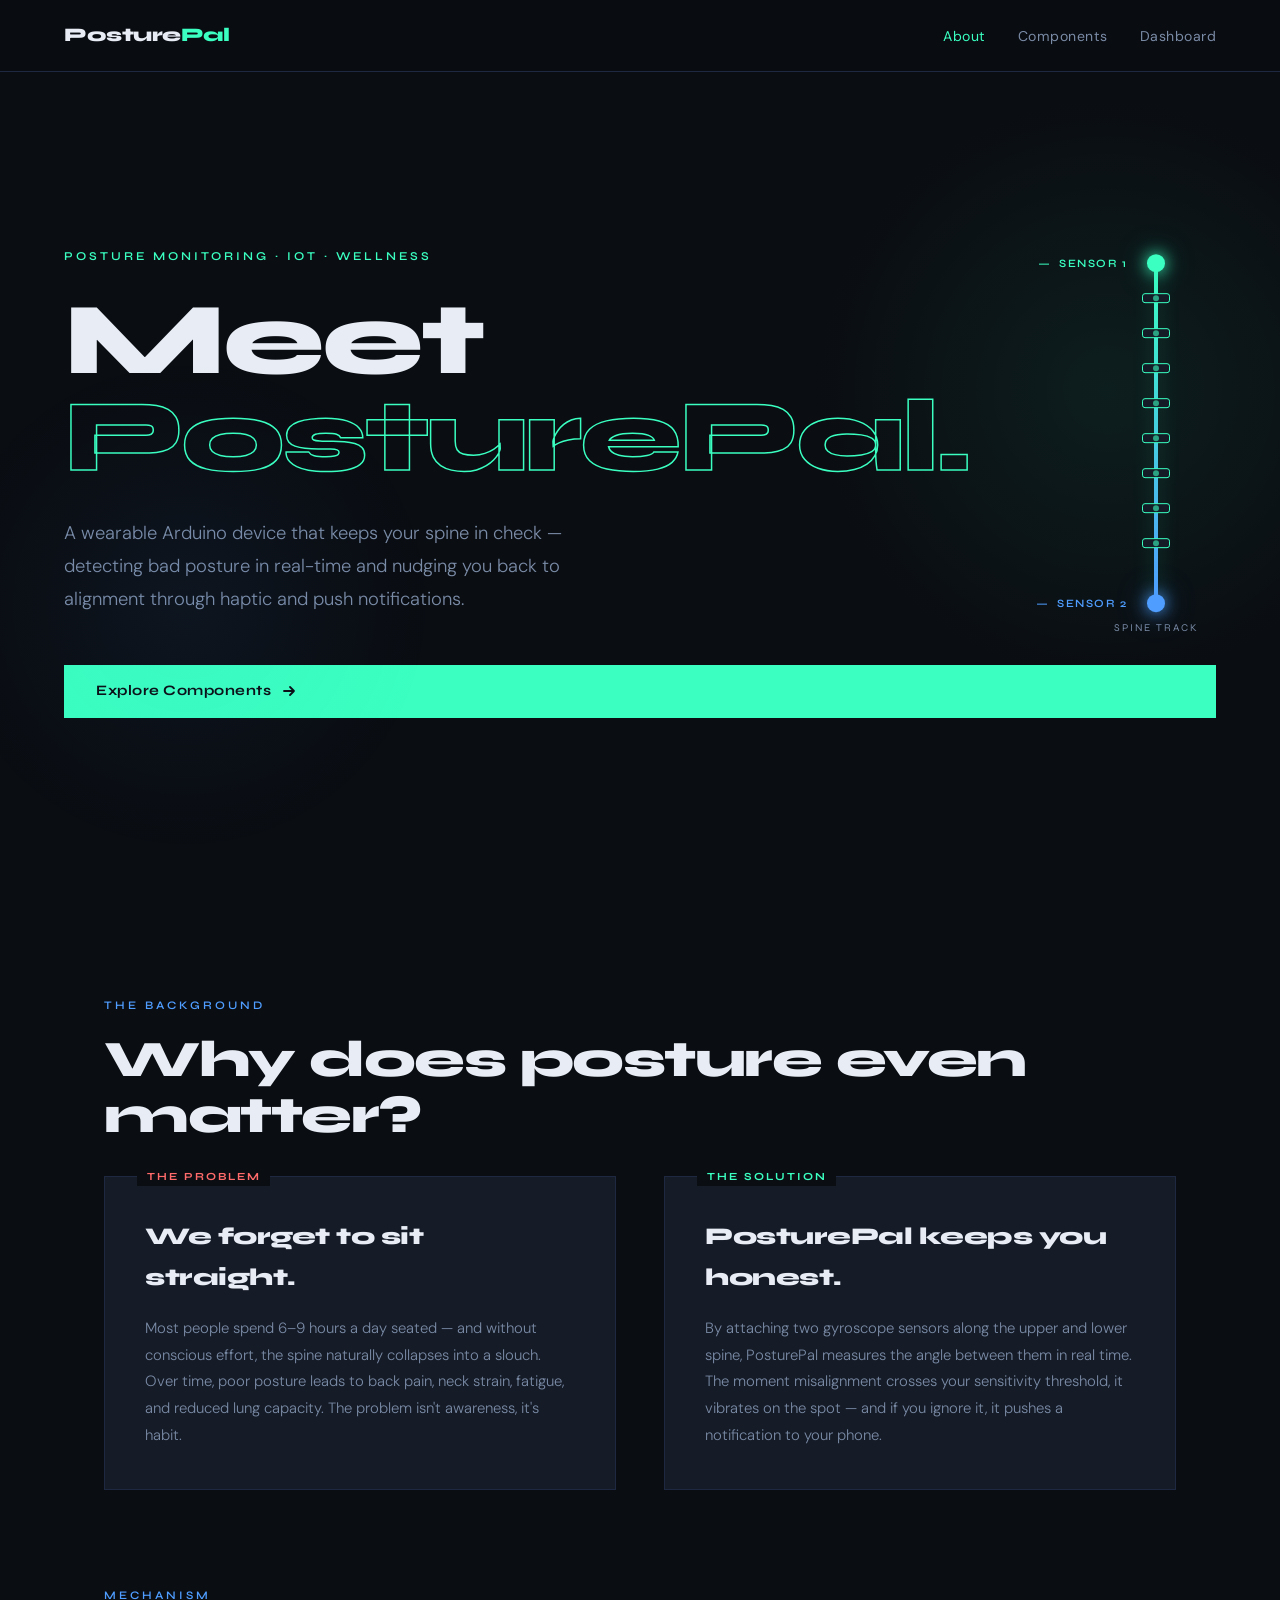
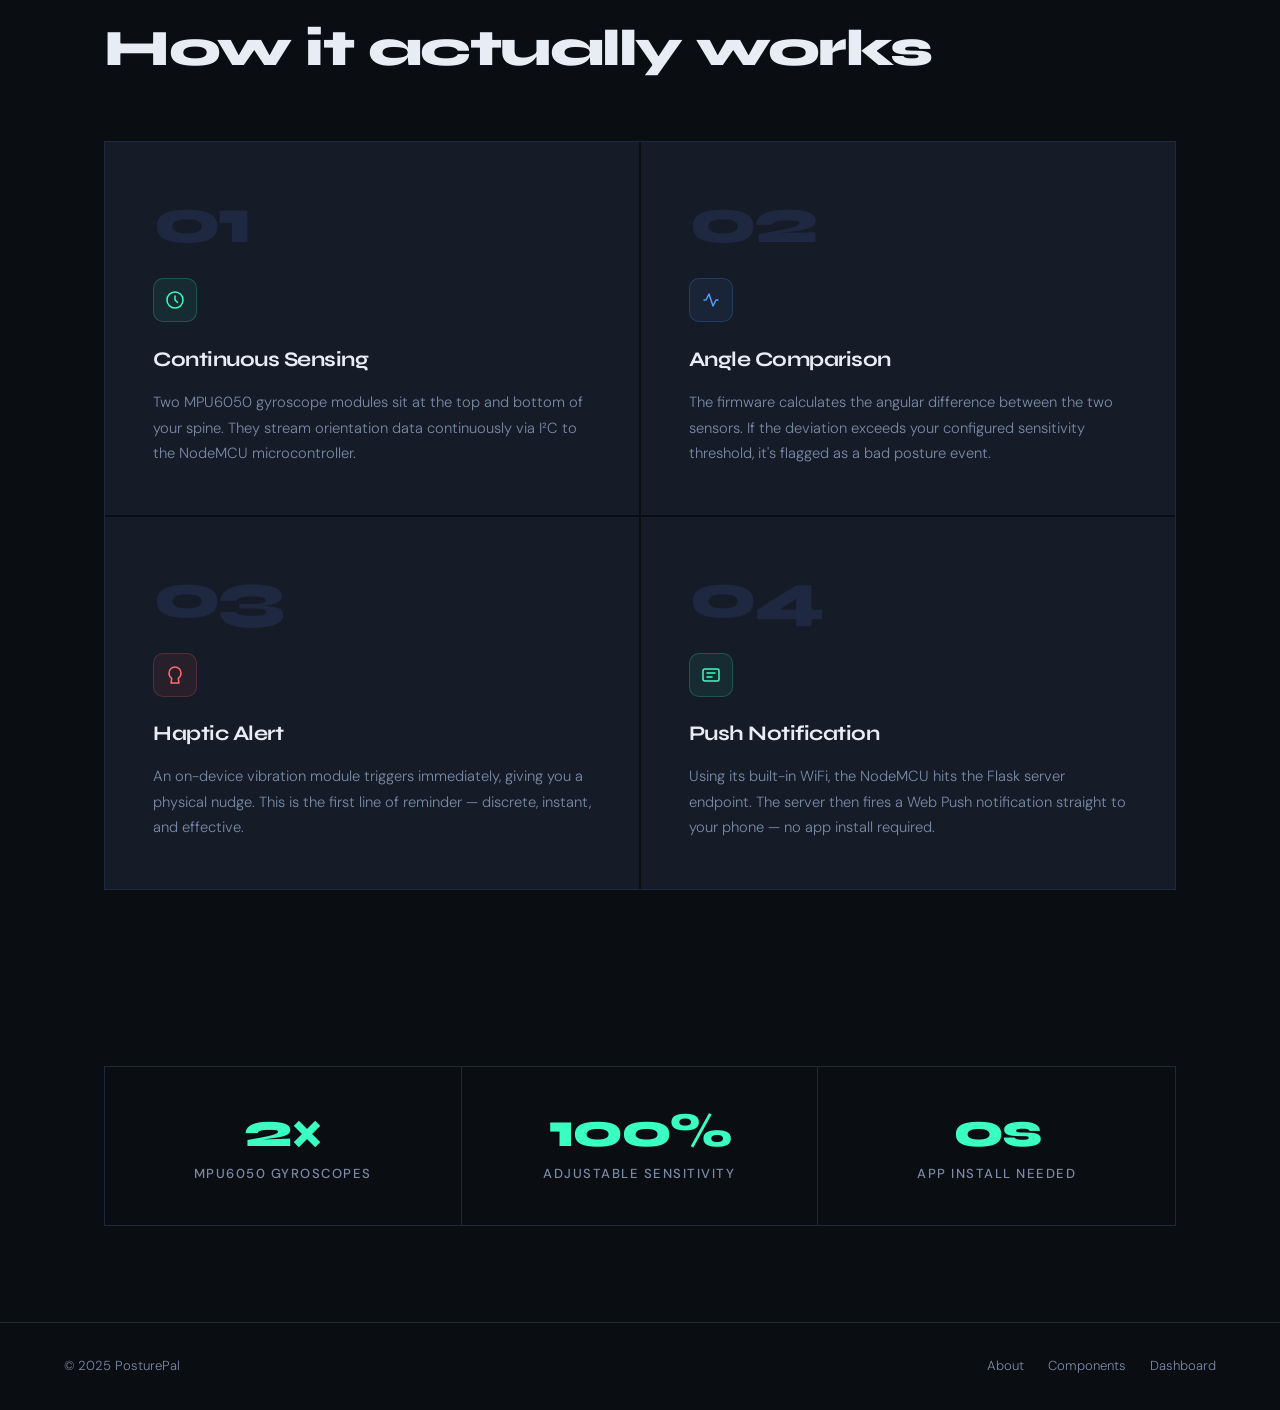
<file: Index.html>
<!DOCTYPE html>
<html lang="en">
<head>
    <meta charset="UTF-8">
    <title>Redirecting...</title>

    <!-- Redirect after 0 seconds -->
    <meta http-equiv="refresh" content="0; url=Website Assets/About.html">

    <script>
        // JavaScript fallback (recommended)
        window.location.href = "Website Assets/About.html";
    </script>
</head>
<body>
    <p>If you are not redirected automatically, 
        <a href="Website Assets/About.html">click here</a>.
    </p>
</body>
</html>
</file>
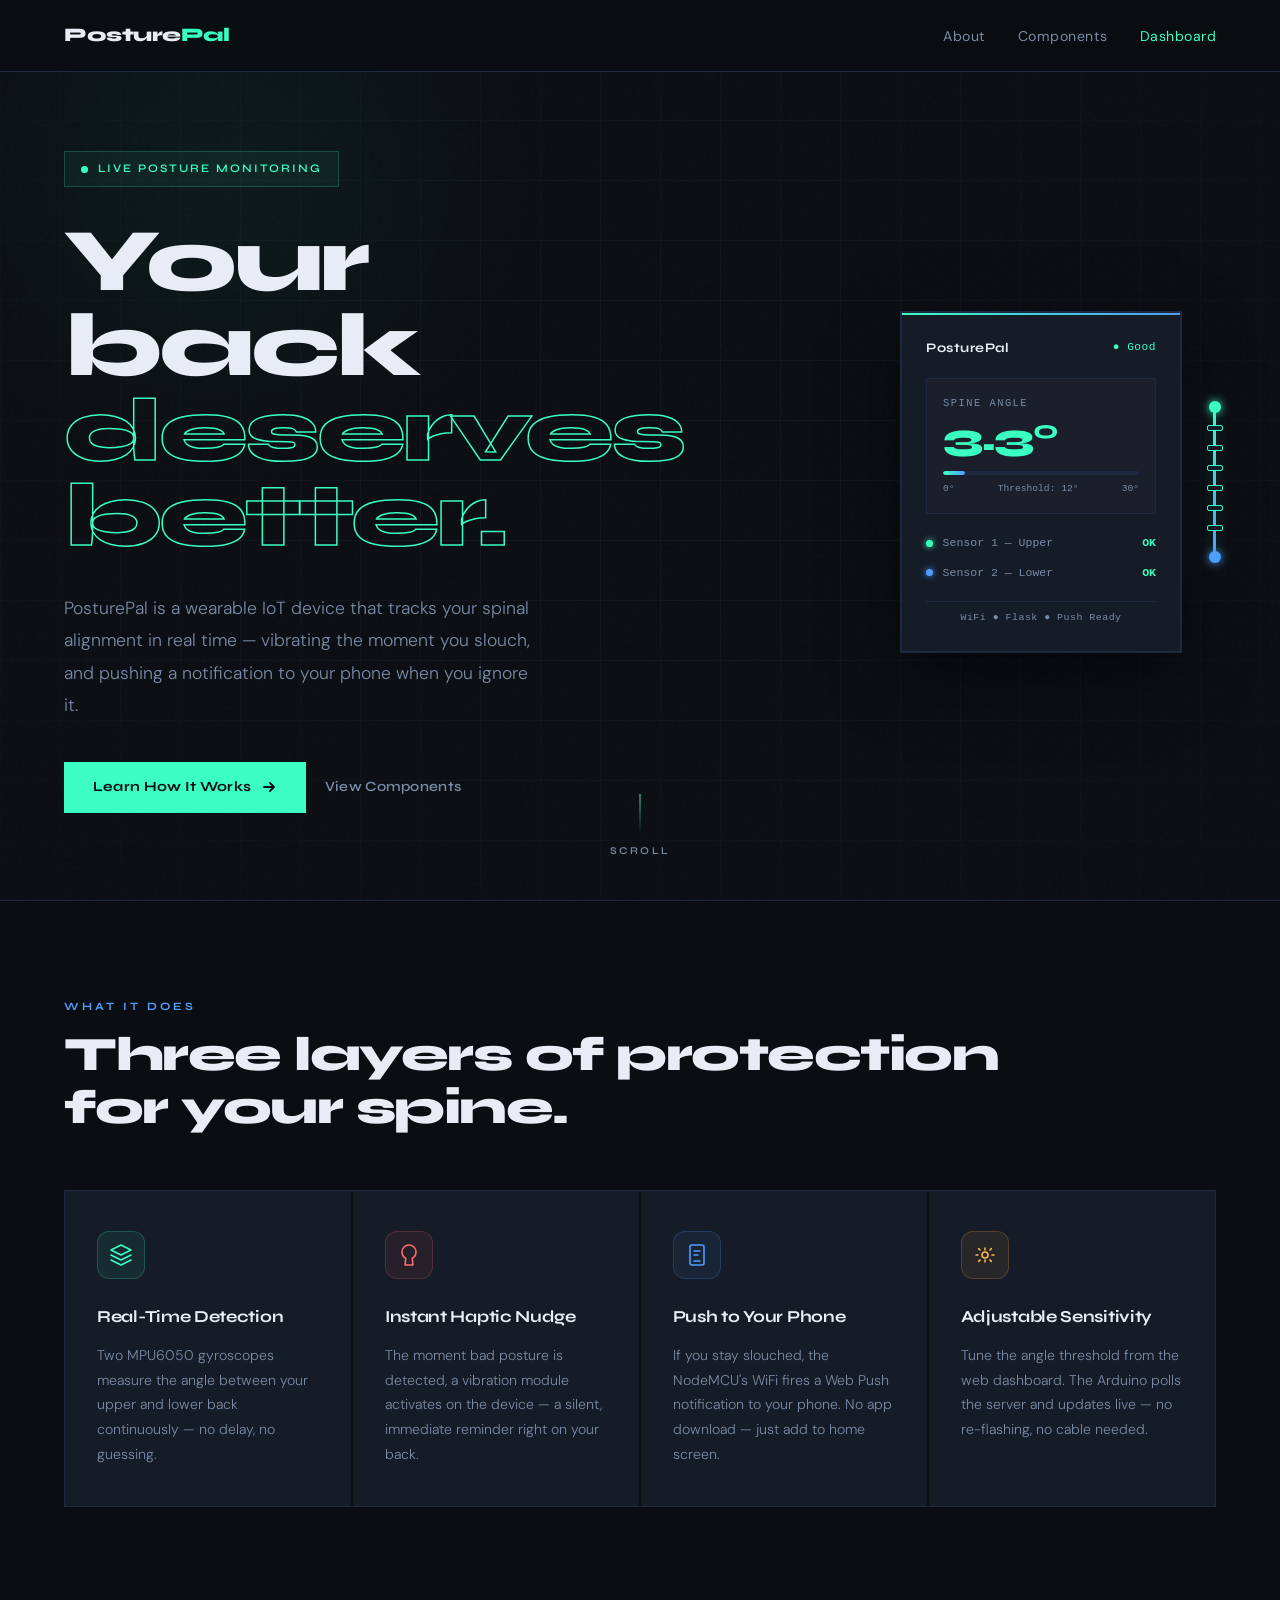
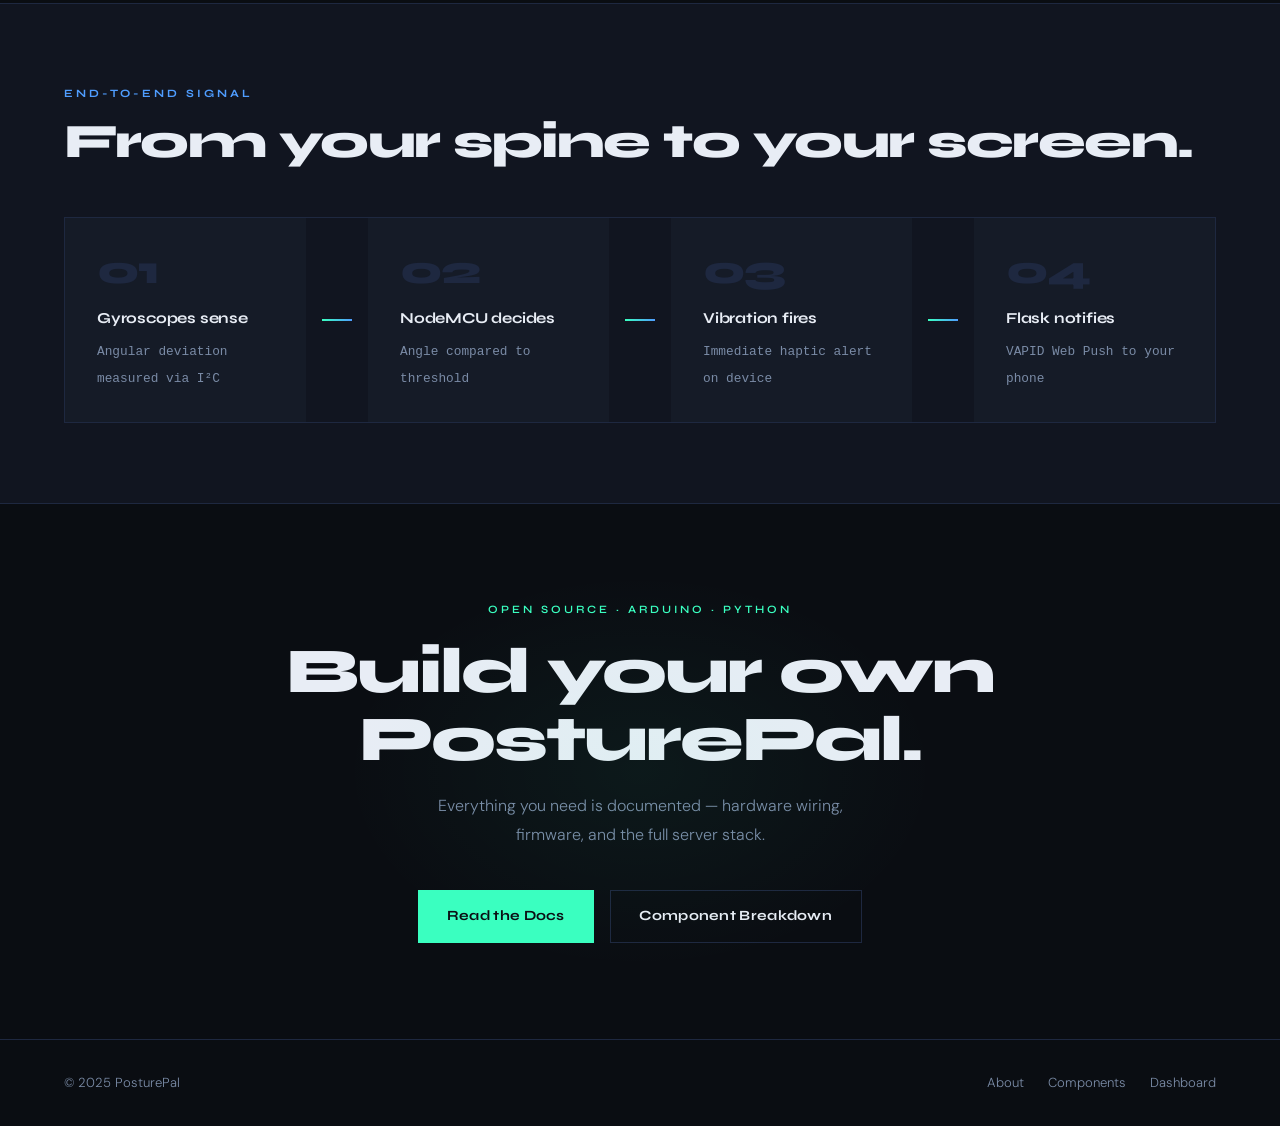
<file: index.html>
<!DOCTYPE html>
<html lang="en">
<head>
    <meta charset="UTF-8">
    <title>Redirecting...</title>

    <!-- Redirect after 0 seconds -->
    <meta http-equiv="refresh" content="0; url=Website/Home.html">

    <script>
        // JavaScript fallback (recommended)
        window.location.href = "Website/Home.html";
    </script>
    <link rel="icon" href="Website/Logo.png">
    <link rel="apple-touch-icon" href="Website/Logo.png">
</head>
<body>
    <p>If you are not redirected automatically, 
        <a href="Website/Home.html">click here</a>.
    </p>
</body>
</html>
</file>
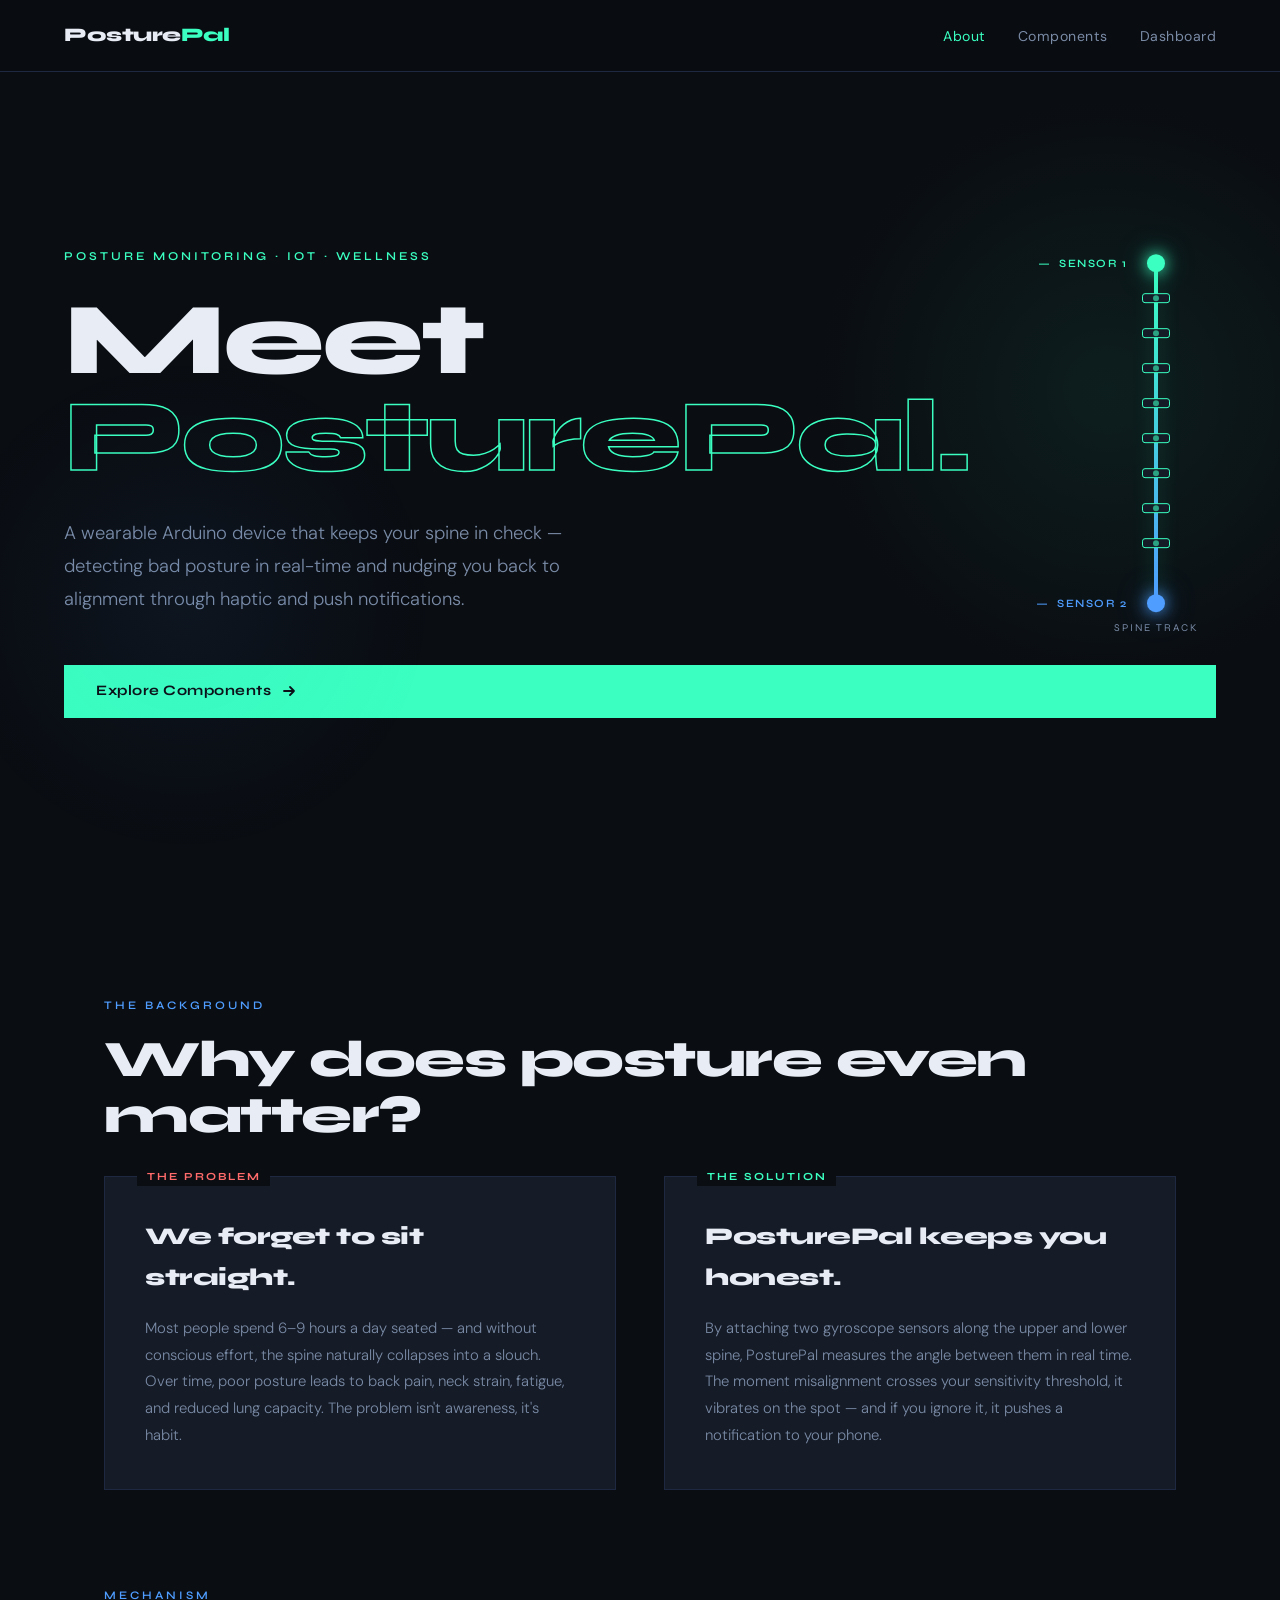
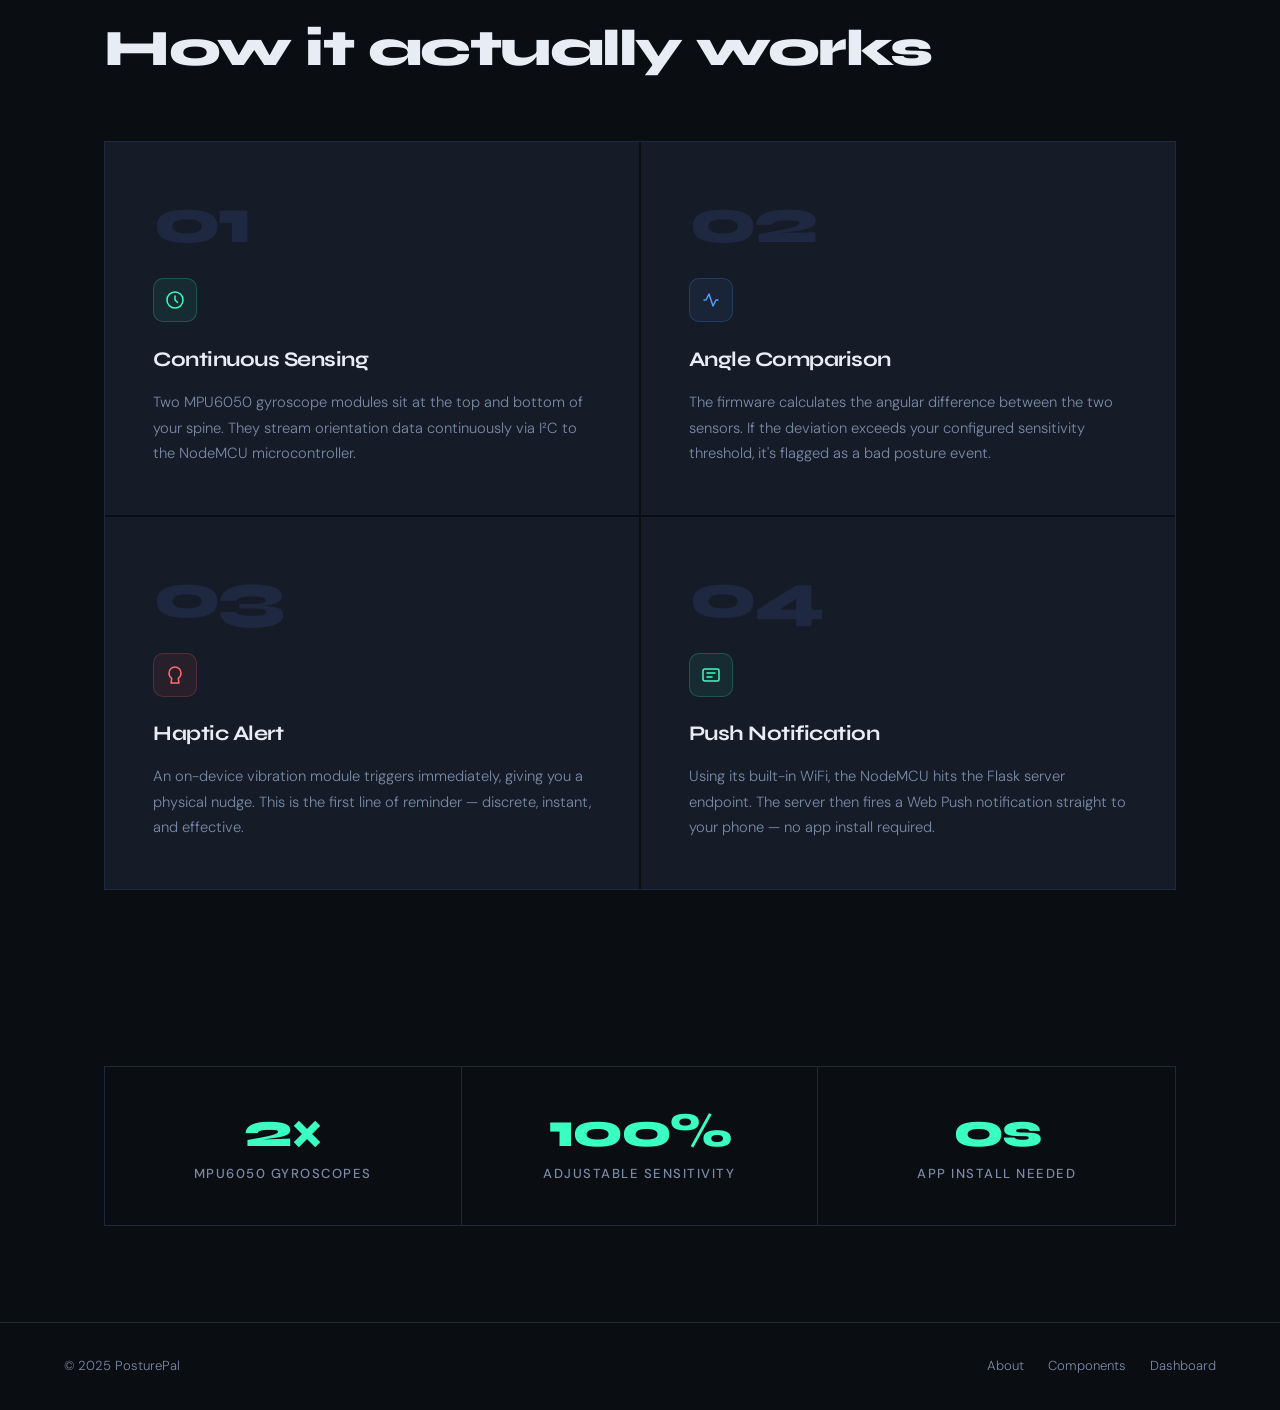
<file: Website Assets/About.html>
<!DOCTYPE html>
<html lang="en">
<head>
  <meta charset="UTF-8" />
  <meta name="viewport" content="width=device-width, initial-scale=1.0"/>
  <title>PosturePal — What Is It?</title>
  <link href="https://fonts.googleapis.com/css2?family=Syne:wght@400;600;700;800&family=DM+Sans:ital,wght@0,300;0,400;0,500;1,300&display=swap" rel="stylesheet"/>
  <link rel="stylesheet" href="About_Style.css" />
  <link rel="icon" href="Logo.png">
  <link rel="apple-touch-icon" href="Logo.png">
</head>
<body>

  <!-- NAV -->
  <nav>
    <a class="nav-logo" href="#">Posture<span>Pal</span></a>
    <ul class="nav-links">
      <li><a href="About.html" class="active">About</a></li>
      <li><a href="Components.html">Components</a></li>
      <li><a href="Home.html">Dashboard</a></li>
    </ul>
  </nav>

  <!-- HERO -->
  <div class="hero">
    <p class="hero-eyebrow">Posture Monitoring · IoT · Wellness</p>
    <h1 class="hero-title">
      Meet<br>
      <span class="line2">PosturePal.</span>
    </h1>
    <p class="hero-desc">
      A wearable Arduino device that keeps your spine in check — detecting bad posture in real-time and nudging you back to alignment through haptic and push notifications.
    </p>
    <a href="Components.html" class="hero-cta">
      Explore Components
      <svg width="16" height="16" viewBox="0 0 16 16" fill="none">
        <path d="M3 8h10M9 4l4 4-4 4" stroke="currentColor" stroke-width="1.8" stroke-linecap="round" stroke-linejoin="round"/>
      </svg>
    </a>

    <!-- SPINE VISUAL -->
    <div class="hero-visual">
      <div style="position:relative; width:120px;">
        <div class="spine-track">
          <!-- Sensor top -->
          <div class="sensor-dot" style="top: -9px;">
            <div class="sensor-label">
              <div class="sensor-line"></div>
              Sensor 1
            </div>
          </div>
          <!-- Vertebrae -->
          <div class="vertebra" style="top: 30px;"></div>
          <div class="vertebra" style="top: 65px;"></div>
          <div class="vertebra" style="top: 100px;"></div>
          <div class="vertebra" style="top: 135px;"></div>
          <div class="vertebra" style="top: 170px;"></div>
          <div class="vertebra" style="top: 205px;"></div>
          <div class="vertebra" style="top: 240px;"></div>
          <div class="vertebra" style="top: 275px;"></div>
          <!-- Sensor bottom -->
          <div class="sensor-dot bottom" style="bottom: -9px;">
            <div class="sensor-label bottom-label">
              <div class="sensor-line bottom-line"></div>
              Sensor 2
            </div>
          </div>
        </div>
        <p style="text-align:center; font-family:var(--font-head); font-size:0.65rem; color:var(--muted); letter-spacing:2px; text-transform:uppercase; margin-top:1rem;">Spine Track</p>
      </div>
    </div>
  </div>

  <!-- PROBLEM / SOLUTION -->
  <section class="reveal">
    <p class="section-label">The Background</p>
    <h2 class="section-title">Why does posture even matter?</h2>
    <div class="ps-wrapper">
      <div class="ps-block" data-label="The Problem">
        <h3>We forget to sit straight.</h3>
        <p>
          Most people spend 6–9 hours a day seated — and without conscious effort, the spine naturally collapses into a slouch. Over time, poor posture leads to back pain, neck strain, fatigue, and reduced lung capacity. The problem isn't awareness, it's habit.
        </p>
      </div>
      <div class="ps-block solution" data-label="The Solution">
        <h3>PosturePal keeps you honest.</h3>
        <p>
          By attaching two gyroscope sensors along the upper and lower spine, PosturePal measures the angle between them in real time. The moment misalignment crosses your sensitivity threshold, it vibrates on the spot — and if you ignore it, it pushes a notification to your phone.
        </p>
      </div>
    </div>
  </section>

  <!-- HOW IT WORKS -->
  <section class="reveal" style="padding-top: 0;">
    <p class="section-label">Mechanism</p>
    <h2 class="section-title">How it actually works</h2>
    <div class="how-grid">

      <div class="step-card">
        <div class="step-number">01</div>
        <div class="step-icon">
          <svg width="22" height="22" viewBox="0 0 22 22" fill="none">
            <circle cx="11" cy="11" r="8" stroke="#3affc0" stroke-width="1.5"/>
            <path d="M11 7v4l2.5 2.5" stroke="#3affc0" stroke-width="1.5" stroke-linecap="round"/>
          </svg>
        </div>
        <h3 class="step-title">Continuous Sensing</h3>
        <p class="step-desc">Two MPU6050 gyroscope modules sit at the top and bottom of your spine. They stream orientation data continuously via I²C to the NodeMCU microcontroller.</p>
      </div>

      <div class="step-card">
        <div class="step-number">02</div>
        <div class="step-icon">
          <svg width="22" height="22" viewBox="0 0 22 22" fill="none">
            <path d="M4 11h2l3-6 4 12 3-6h2" stroke="#4f9dff" stroke-width="1.5" stroke-linecap="round" stroke-linejoin="round"/>
          </svg>
        </div>
        <h3 class="step-title">Angle Comparison</h3>
        <p class="step-desc">The firmware calculates the angular difference between the two sensors. If the deviation exceeds your configured sensitivity threshold, it's flagged as a bad posture event.</p>
      </div>

      <div class="step-card">
        <div class="step-number">03</div>
        <div class="step-icon">
          <svg width="22" height="22" viewBox="0 0 22 22" fill="none">
            <path d="M11 3C7.686 3 5 5.686 5 9c0 2.21 1.07 4.17 2.72 5.39L7 19h8l-.72-4.61C15.93 13.17 17 11.21 17 9c0-3.314-2.686-6-6-6z" stroke="#ff6b6b" stroke-width="1.5" stroke-linejoin="round"/>
          </svg>
        </div>
        <h3 class="step-title">Haptic Alert</h3>
        <p class="step-desc">An on-device vibration module triggers immediately, giving you a physical nudge. This is the first line of reminder — discrete, instant, and effective.</p>
      </div>

      <div class="step-card">
        <div class="step-number">04</div>
        <div class="step-icon">
          <svg width="22" height="22" viewBox="0 0 22 22" fill="none">
            <rect x="3" y="5" width="16" height="12" rx="2" stroke="#3affc0" stroke-width="1.5"/>
            <path d="M7 9h8M7 13h5" stroke="#3affc0" stroke-width="1.5" stroke-linecap="round"/>
          </svg>
        </div>
        <h3 class="step-title">Push Notification</h3>
        <p class="step-desc">Using its built-in WiFi, the NodeMCU hits the Flask server endpoint. The server then fires a Web Push notification straight to your phone — no app install required.</p>
      </div>

    </div>
  </section>

  <!-- STATS -->
  <section class="reveal" style="padding-top: 0;">
    <div class="stats-bar">
      <div class="stat-item">
        <div class="stat-number">2×</div>
        <div class="stat-label">MPU6050 Gyroscopes</div>
      </div>
      <div class="stat-item">
        <div class="stat-number">100%</div>
        <div class="stat-label">Adjustable Sensitivity</div>
      </div>
      <div class="stat-item">
        <div class="stat-number">0s</div>
        <div class="stat-label">App Install Needed</div>
      </div>
    </div>
  </section>

  <!-- FOOTER -->
  <footer>
    <span>© 2025 PosturePal</span>
    <div class="footer-links">
      <a href="About.html">About</a>
      <a href="Components.html">Components</a>
      <a href="Home.html">Dashboard</a>
    </div>
  </footer>

  <script src="About_Script.js"></script>
</body>
</html>
</file>
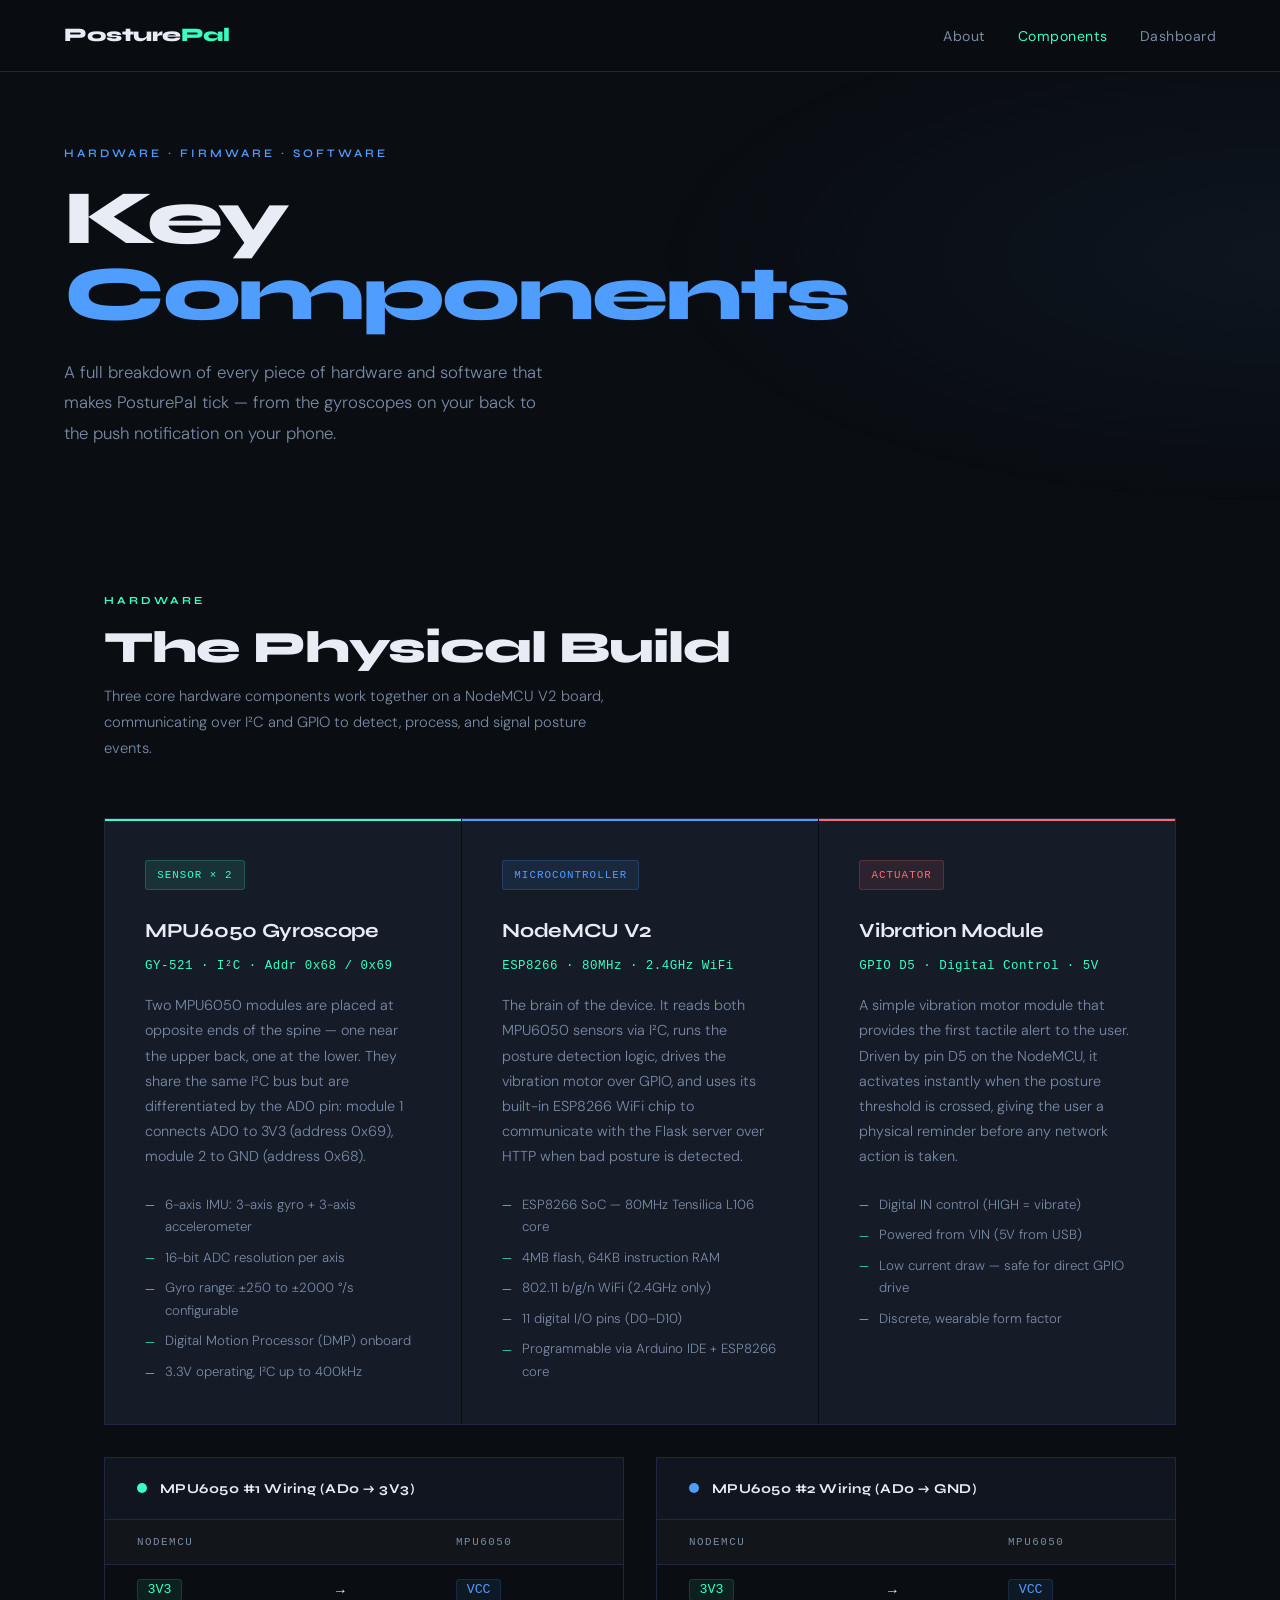
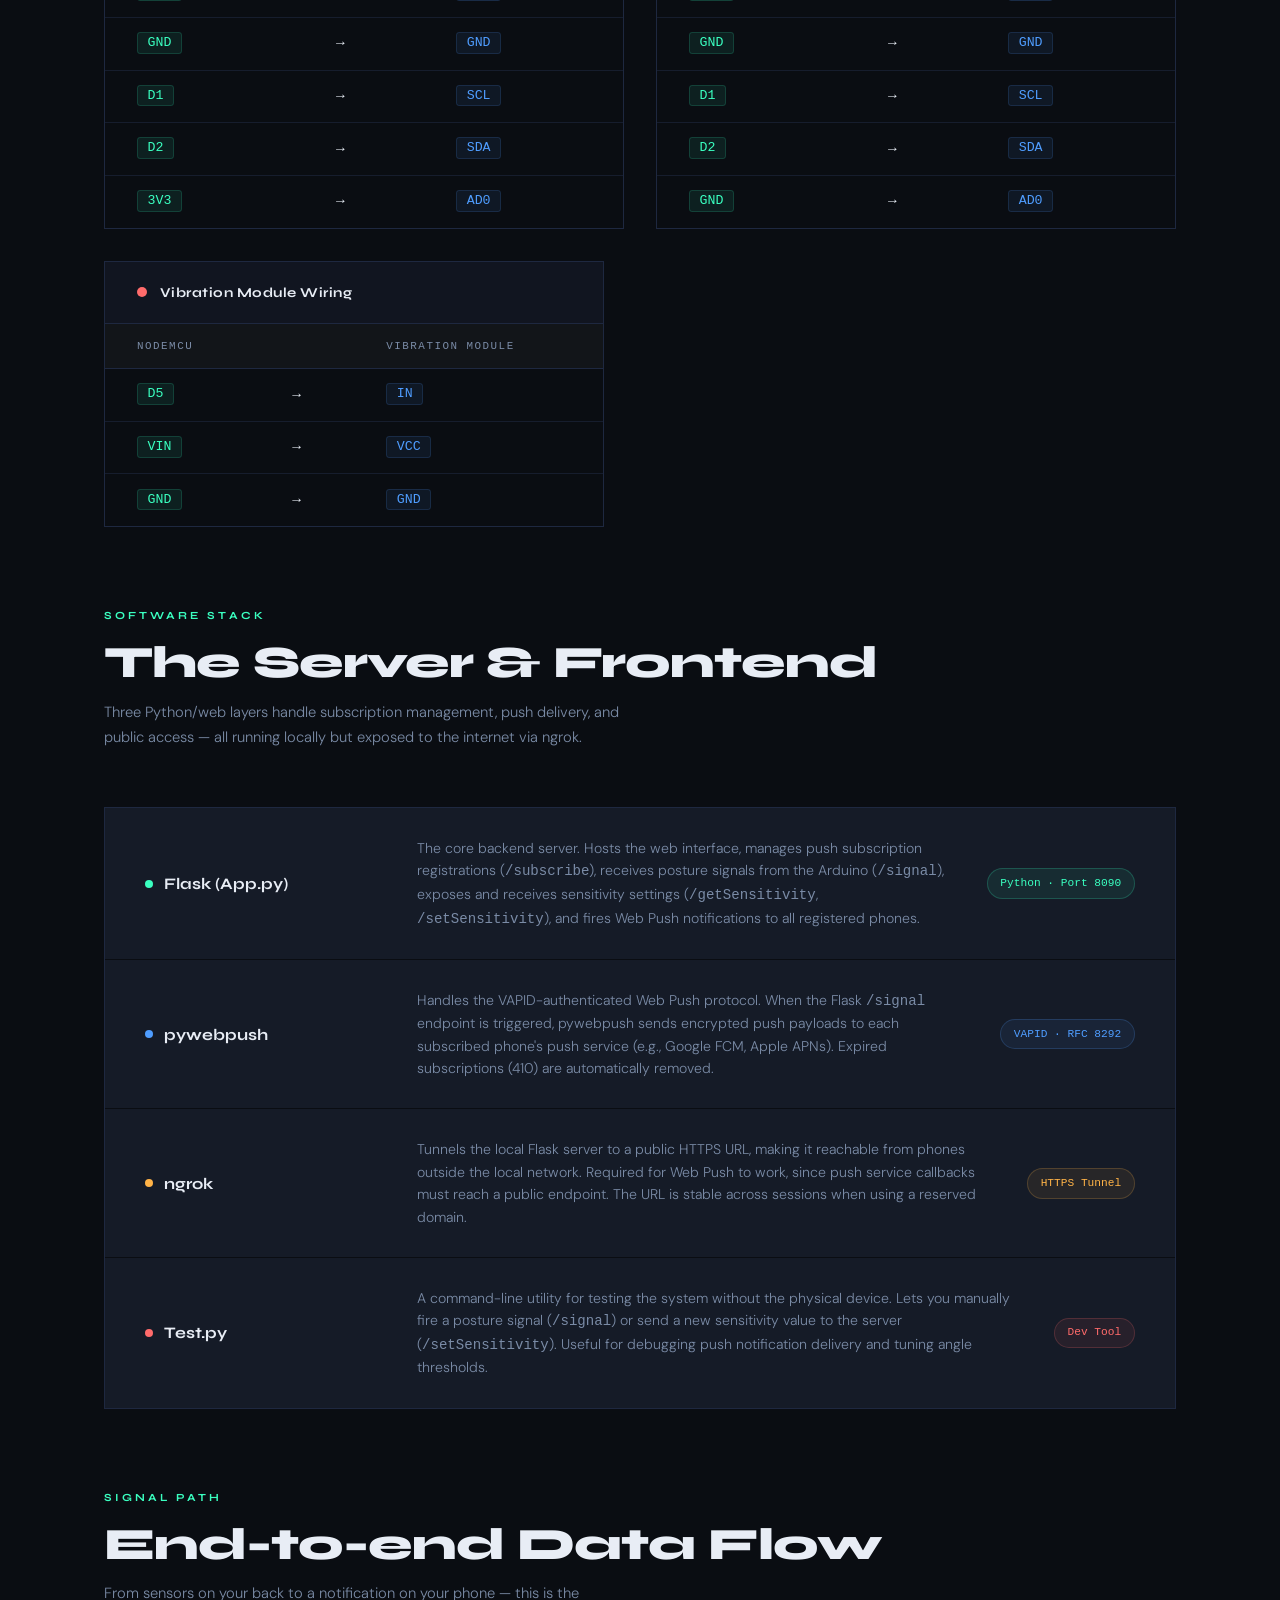
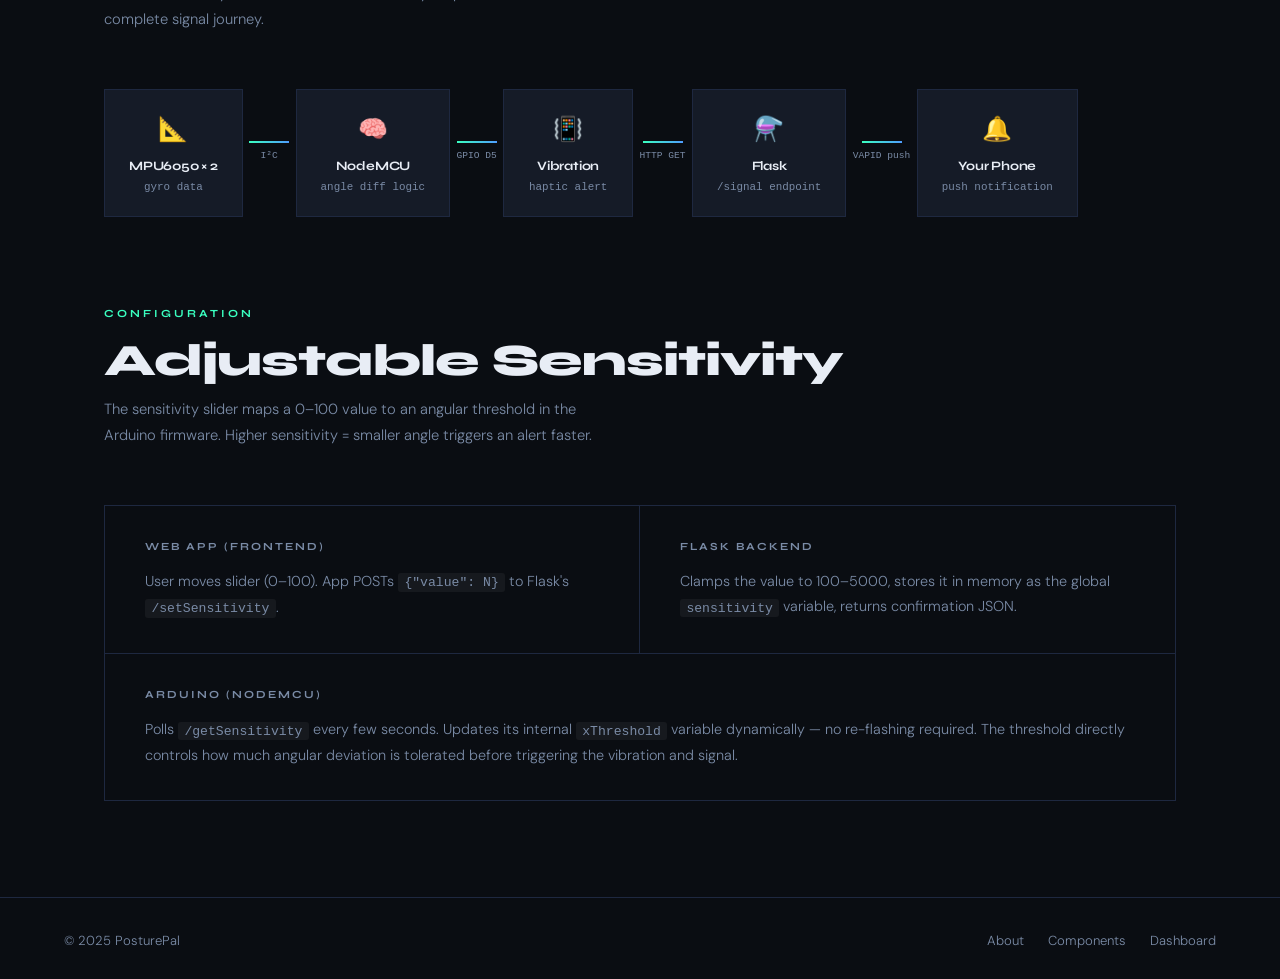
<file: Website Assets/Components.html>
<!DOCTYPE html>
<html lang="en">
<head>
  <meta charset="UTF-8" />
  <meta name="viewport" content="width=device-width, initial-scale=1.0"/>
  <title>PosturePal — Key Components</title>
  <link href="https://fonts.googleapis.com/css2?family=Syne:wght@400;600;700;800&family=DM+Sans:ital,wght@0,300;0,400;0,500;1,300&display=swap" rel="stylesheet"/>
  <link rel="stylesheet" href="Components_Style.css" />
  <link rel="icon" href="Logo.png">
  <link rel="apple-touch-icon" href="Logo.png">
</head>
<body>

  <!-- NAV -->
  <nav>
    <a class="nav-logo" href="#">Posture<span>Pal</span></a>
    <ul class="nav-links">
      <li><a href="About.html">About</a></li>
      <li><a href="Components.html" class="active">Components</a></li>
      <li><a href="Home.html">Dashboard</a></li>
    </ul>
  </nav>

  <!-- PAGE HEADER -->
  <div class="page-header">
    <p class="header-eyebrow">Hardware · Firmware · Software</p>
    <h1 class="header-title">Key <span>Components</span></h1>
    <p class="header-sub">A full breakdown of every piece of hardware and software that makes PosturePal tick — from the gyroscopes on your back to the push notification on your phone.</p>
  </div>

  <!-- HARDWARE SECTION -->
  <div class="section reveal">
    <p class="section-label">Hardware</p>
    <h2 class="section-title">The Physical Build</h2>
    <p class="section-sub">Three core hardware components work together on a NodeMCU V2 board, communicating over I²C and GPIO to detect, process, and signal posture events.</p>

    <div class="hw-grid">

      <!-- MPU6050 x2 -->
      <div class="hw-card">
        <div class="component-tag tag-green">Sensor × 2</div>
        <h3 class="hw-card-title">MPU6050 Gyroscope</h3>
        <p class="hw-card-subtitle">GY-521 · I²C · Addr 0x68 / 0x69</p>
        <p class="hw-card-desc">
          Two MPU6050 modules are placed at opposite ends of the spine — one near the upper back, one at the lower. They share the same I²C bus but are differentiated by the AD0 pin: module 1 connects AD0 to 3V3 (address 0x69), module 2 to GND (address 0x68).
        </p>
        <ul class="spec-list">
          <li>6-axis IMU: 3-axis gyro + 3-axis accelerometer</li>
          <li>16-bit ADC resolution per axis</li>
          <li>Gyro range: ±250 to ±2000 °/s configurable</li>
          <li>Digital Motion Processor (DMP) onboard</li>
          <li>3.3V operating, I²C up to 400kHz</li>
        </ul>
      </div>

      <!-- NodeMCU -->
      <div class="hw-card">
        <div class="component-tag tag-blue">Microcontroller</div>
        <h3 class="hw-card-title">NodeMCU V2</h3>
        <p class="hw-card-subtitle">ESP8266 · 80MHz · 2.4GHz WiFi</p>
        <p class="hw-card-desc">
          The brain of the device. It reads both MPU6050 sensors via I²C, runs the posture detection logic, drives the vibration motor over GPIO, and uses its built-in ESP8266 WiFi chip to communicate with the Flask server over HTTP when bad posture is detected.
        </p>
        <ul class="spec-list">
          <li>ESP8266 SoC — 80MHz Tensilica L106 core</li>
          <li>4MB flash, 64KB instruction RAM</li>
          <li>802.11 b/g/n WiFi (2.4GHz only)</li>
          <li>11 digital I/O pins (D0–D10)</li>
          <li>Programmable via Arduino IDE + ESP8266 core</li>
        </ul>
      </div>

      <!-- Vibration -->
      <div class="hw-card">
        <div class="component-tag tag-red">Actuator</div>
        <h3 class="hw-card-title">Vibration Module</h3>
        <p class="hw-card-subtitle">GPIO D5 · Digital Control · 5V</p>
        <p class="hw-card-desc">
          A simple vibration motor module that provides the first tactile alert to the user. Driven by pin D5 on the NodeMCU, it activates instantly when the posture threshold is crossed, giving the user a physical reminder before any network action is taken.
        </p>
        <ul class="spec-list">
          <li>Digital IN control (HIGH = vibrate)</li>
          <li>Powered from VIN (5V from USB)</li>
          <li>Low current draw — safe for direct GPIO drive</li>
          <li>Discrete, wearable form factor</li>
        </ul>
      </div>

    </div>

    <!-- Wiring Tables -->
    <div class="wiring-grids" style="margin-top: 2rem;">

      <div class="wiring-block">
        <div class="wiring-header">
          <div class="wiring-dot" style="background: var(--accent);"></div>
          <span class="wiring-title">MPU6050 #1 Wiring (AD0 → 3V3)</span>
        </div>
        <table class="wiring-table">
          <thead><tr><th>NodeMCU</th><th></th><th>MPU6050</th></tr></thead>
          <tbody>
            <tr><td><span class="pin-from">3V3</span></td><td class="arrow">→</td><td><span class="pin-to">VCC</span></td></tr>
            <tr><td><span class="pin-from">GND</span></td><td class="arrow">→</td><td><span class="pin-to">GND</span></td></tr>
            <tr><td><span class="pin-from">D1</span></td><td class="arrow">→</td><td><span class="pin-to">SCL</span></td></tr>
            <tr><td><span class="pin-from">D2</span></td><td class="arrow">→</td><td><span class="pin-to">SDA</span></td></tr>
            <tr><td><span class="pin-from">3V3</span></td><td class="arrow">→</td><td><span class="pin-to">AD0</span></td></tr>
          </tbody>
        </table>
      </div>

      <div class="wiring-block">
        <div class="wiring-header">
          <div class="wiring-dot" style="background: var(--accent2);"></div>
          <span class="wiring-title">MPU6050 #2 Wiring (AD0 → GND)</span>
        </div>
        <table class="wiring-table">
          <thead><tr><th>NodeMCU</th><th></th><th>MPU6050</th></tr></thead>
          <tbody>
            <tr><td><span class="pin-from">3V3</span></td><td class="arrow">→</td><td><span class="pin-to">VCC</span></td></tr>
            <tr><td><span class="pin-from">GND</span></td><td class="arrow">→</td><td><span class="pin-to">GND</span></td></tr>
            <tr><td><span class="pin-from">D1</span></td><td class="arrow">→</td><td><span class="pin-to">SCL</span></td></tr>
            <tr><td><span class="pin-from">D2</span></td><td class="arrow">→</td><td><span class="pin-to">SDA</span></td></tr>
            <tr><td><span class="pin-from">GND</span></td><td class="arrow">→</td><td><span class="pin-to">AD0</span></td></tr>
          </tbody>
        </table>
      </div>

    </div>

    <div class="wiring-block" style="max-width: 500px;">
      <div class="wiring-header">
        <div class="wiring-dot" style="background: var(--accent3);"></div>
        <span class="wiring-title">Vibration Module Wiring</span>
      </div>
      <table class="wiring-table">
        <thead><tr><th>NodeMCU</th><th></th><th>Vibration Module</th></tr></thead>
        <tbody>
          <tr><td><span class="pin-from">D5</span></td><td class="arrow">→</td><td><span class="pin-to">IN</span></td></tr>
          <tr><td><span class="pin-from">VIN</span></td><td class="arrow">→</td><td><span class="pin-to">VCC</span></td></tr>
          <tr><td><span class="pin-from">GND</span></td><td class="arrow">→</td><td><span class="pin-to">GND</span></td></tr>
        </tbody>
      </table>
    </div>
  </div>

  <!-- SOFTWARE SECTION -->
  <div class="section reveal" style="padding-top: 0;">
    <p class="section-label">Software Stack</p>
    <h2 class="section-title">The Server & Frontend</h2>
    <p class="section-sub">Three Python/web layers handle subscription management, push delivery, and public access — all running locally but exposed to the internet via ngrok.</p>

    <div class="sw-stack">

      <div class="sw-row">
        <div class="sw-name">
          <div class="sw-dot" style="background: var(--accent);"></div>
          Flask (App.py)
        </div>
        <div class="sw-desc">
          The core backend server. Hosts the web interface, manages push subscription registrations (<code>/subscribe</code>), receives posture signals from the Arduino (<code>/signal</code>), exposes and receives sensitivity settings (<code>/getSensitivity</code>, <code>/setSensitivity</code>), and fires Web Push notifications to all registered phones.
        </div>
        <span class="sw-badge" style="background: rgba(58,255,192,0.08); color: var(--accent); border: 1px solid rgba(58,255,192,0.2);">Python · Port 8090</span>
      </div>

      <div class="sw-row">
        <div class="sw-name">
          <div class="sw-dot" style="background: var(--accent2);"></div>
          pywebpush
        </div>
        <div class="sw-desc">
          Handles the VAPID-authenticated Web Push protocol. When the Flask <code>/signal</code> endpoint is triggered, pywebpush sends encrypted push payloads to each subscribed phone's push service (e.g., Google FCM, Apple APNs). Expired subscriptions (410) are automatically removed.
        </div>
        <span class="sw-badge" style="background: rgba(79,157,255,0.08); color: var(--accent2); border: 1px solid rgba(79,157,255,0.2);">VAPID · RFC 8292</span>
      </div>

      <div class="sw-row">
        <div class="sw-name">
          <div class="sw-dot" style="background: var(--accent4);"></div>
          ngrok
        </div>
        <div class="sw-desc">
          Tunnels the local Flask server to a public HTTPS URL, making it reachable from phones outside the local network. Required for Web Push to work, since push service callbacks must reach a public endpoint. The URL is stable across sessions when using a reserved domain.
        </div>
        <span class="sw-badge" style="background: rgba(255,179,71,0.08); color: var(--accent4); border: 1px solid rgba(255,179,71,0.2);">HTTPS Tunnel</span>
      </div>

      <div class="sw-row">
        <div class="sw-name">
          <div class="sw-dot" style="background: var(--accent3);"></div>
          Test.py
        </div>
        <div class="sw-desc">
          A command-line utility for testing the system without the physical device. Lets you manually fire a posture signal (<code>/signal</code>) or send a new sensitivity value to the server (<code>/setSensitivity</code>). Useful for debugging push notification delivery and tuning angle thresholds.
        </div>
        <span class="sw-badge" style="background: rgba(255,107,107,0.08); color: var(--accent3); border: 1px solid rgba(255,107,107,0.2);">Dev Tool</span>
      </div>

    </div>
  </div>

  <!-- DATA FLOW -->
  <div class="section reveal" style="padding-top: 0;">
    <p class="section-label">Signal Path</p>
    <h2 class="section-title">End-to-end Data Flow</h2>
    <p class="section-sub">From sensors on your back to a notification on your phone — this is the complete signal journey.</p>

    <div class="flow-row">

      <div class="flow-node">
        <div class="flow-node-icon">📐</div>
        <div class="flow-node-name">MPU6050 × 2</div>
        <div class="flow-node-sub">gyro data</div>
      </div>

      <div class="flow-arrow">
        <div class="flow-arrow-line"></div>
        <div class="flow-arrow-label">I²C</div>
      </div>

      <div class="flow-node">
        <div class="flow-node-icon">🧠</div>
        <div class="flow-node-name">NodeMCU</div>
        <div class="flow-node-sub">angle diff logic</div>
      </div>

      <div class="flow-arrow">
        <div class="flow-arrow-line"></div>
        <div class="flow-arrow-label">GPIO D5</div>
      </div>

      <div class="flow-node">
        <div class="flow-node-icon">📳</div>
        <div class="flow-node-name">Vibration</div>
        <div class="flow-node-sub">haptic alert</div>
      </div>

      <div class="flow-arrow">
        <div class="flow-arrow-line"></div>
        <div class="flow-arrow-label">HTTP GET</div>
      </div>

      <div class="flow-node">
        <div class="flow-node-icon">⚗️</div>
        <div class="flow-node-name">Flask</div>
        <div class="flow-node-sub">/signal endpoint</div>
      </div>

      <div class="flow-arrow">
        <div class="flow-arrow-line"></div>
        <div class="flow-arrow-label">VAPID push</div>
      </div>

      <div class="flow-node">
        <div class="flow-node-icon">🔔</div>
        <div class="flow-node-name">Your Phone</div>
        <div class="flow-node-sub">push notification</div>
      </div>

    </div>
  </div>

  <!-- SENSITIVITY SECTION -->
  <div class="section reveal" style="padding-top: 0; padding-bottom: 6rem;">
    <p class="section-label">Configuration</p>
    <h2 class="section-title">Adjustable Sensitivity</h2>
    <p class="section-sub">The sensitivity slider maps a 0–100 value to an angular threshold in the Arduino firmware. Higher sensitivity = smaller angle triggers an alert faster.</p>

    <div style="border: 1.5px solid var(--border); overflow: hidden;">

      <div style="display: grid; grid-template-columns: 1fr 1fr; border-bottom: 1px solid var(--border);">
        <div style="padding: 2rem 2.5rem; border-right: 1px solid var(--border);">
          <p style="font-family: var(--font-head); font-size: 0.68rem; font-weight: 700; letter-spacing: 2px; text-transform: uppercase; color: var(--muted); margin-bottom: 0.8rem;">Web App (Frontend)</p>
          <p style="font-size: 0.9rem; color: var(--muted); line-height: 1.75;">User moves slider (0–100). App POSTs <code style="background: rgba(255,255,255,0.05); padding: 0.1rem 0.4rem; border-radius: 3px; font-family: var(--font-mono); font-size: 0.82rem;">{"value": N}</code> to Flask's <code style="background: rgba(255,255,255,0.05); padding: 0.1rem 0.4rem; border-radius: 3px; font-family: var(--font-mono); font-size: 0.82rem;">/setSensitivity</code>.</p>
        </div>
        <div style="padding: 2rem 2.5rem;">
          <p style="font-family: var(--font-head); font-size: 0.68rem; font-weight: 700; letter-spacing: 2px; text-transform: uppercase; color: var(--muted); margin-bottom: 0.8rem;">Flask Backend</p>
          <p style="font-size: 0.9rem; color: var(--muted); line-height: 1.75;">Clamps the value to 100–5000, stores it in memory as the global <code style="background: rgba(255,255,255,0.05); padding: 0.1rem 0.4rem; border-radius: 3px; font-family: var(--font-mono); font-size: 0.82rem;">sensitivity</code> variable, returns confirmation JSON.</p>
        </div>
      </div>

      <div style="padding: 2rem 2.5rem;">
        <p style="font-family: var(--font-head); font-size: 0.68rem; font-weight: 700; letter-spacing: 2px; text-transform: uppercase; color: var(--muted); margin-bottom: 0.8rem;">Arduino (NodeMCU)</p>
        <p style="font-size: 0.9rem; color: var(--muted); line-height: 1.75;">Polls <code style="background: rgba(255,255,255,0.05); padding: 0.1rem 0.4rem; border-radius: 3px; font-family: var(--font-mono); font-size: 0.82rem;">/getSensitivity</code> every few seconds. Updates its internal <code style="background: rgba(255,255,255,0.05); padding: 0.1rem 0.4rem; border-radius: 3px; font-family: var(--font-mono); font-size: 0.82rem;">xThreshold</code> variable dynamically — no re-flashing required. The threshold directly controls how much angular deviation is tolerated before triggering the vibration and signal.</p>
      </div>

    </div>
  </div>

  <!-- FOOTER -->
  <footer>
    <span>© 2025 PosturePal</span>
    <div class="footer-links">
      <a href="About.html">About</a>
      <a href="Components.html">Components</a>
      <a href="Home.html">Dashboard</a>
    </div>
  </footer>
  <script src="Components_Script.js"></script>
</body>
</html>
</file>
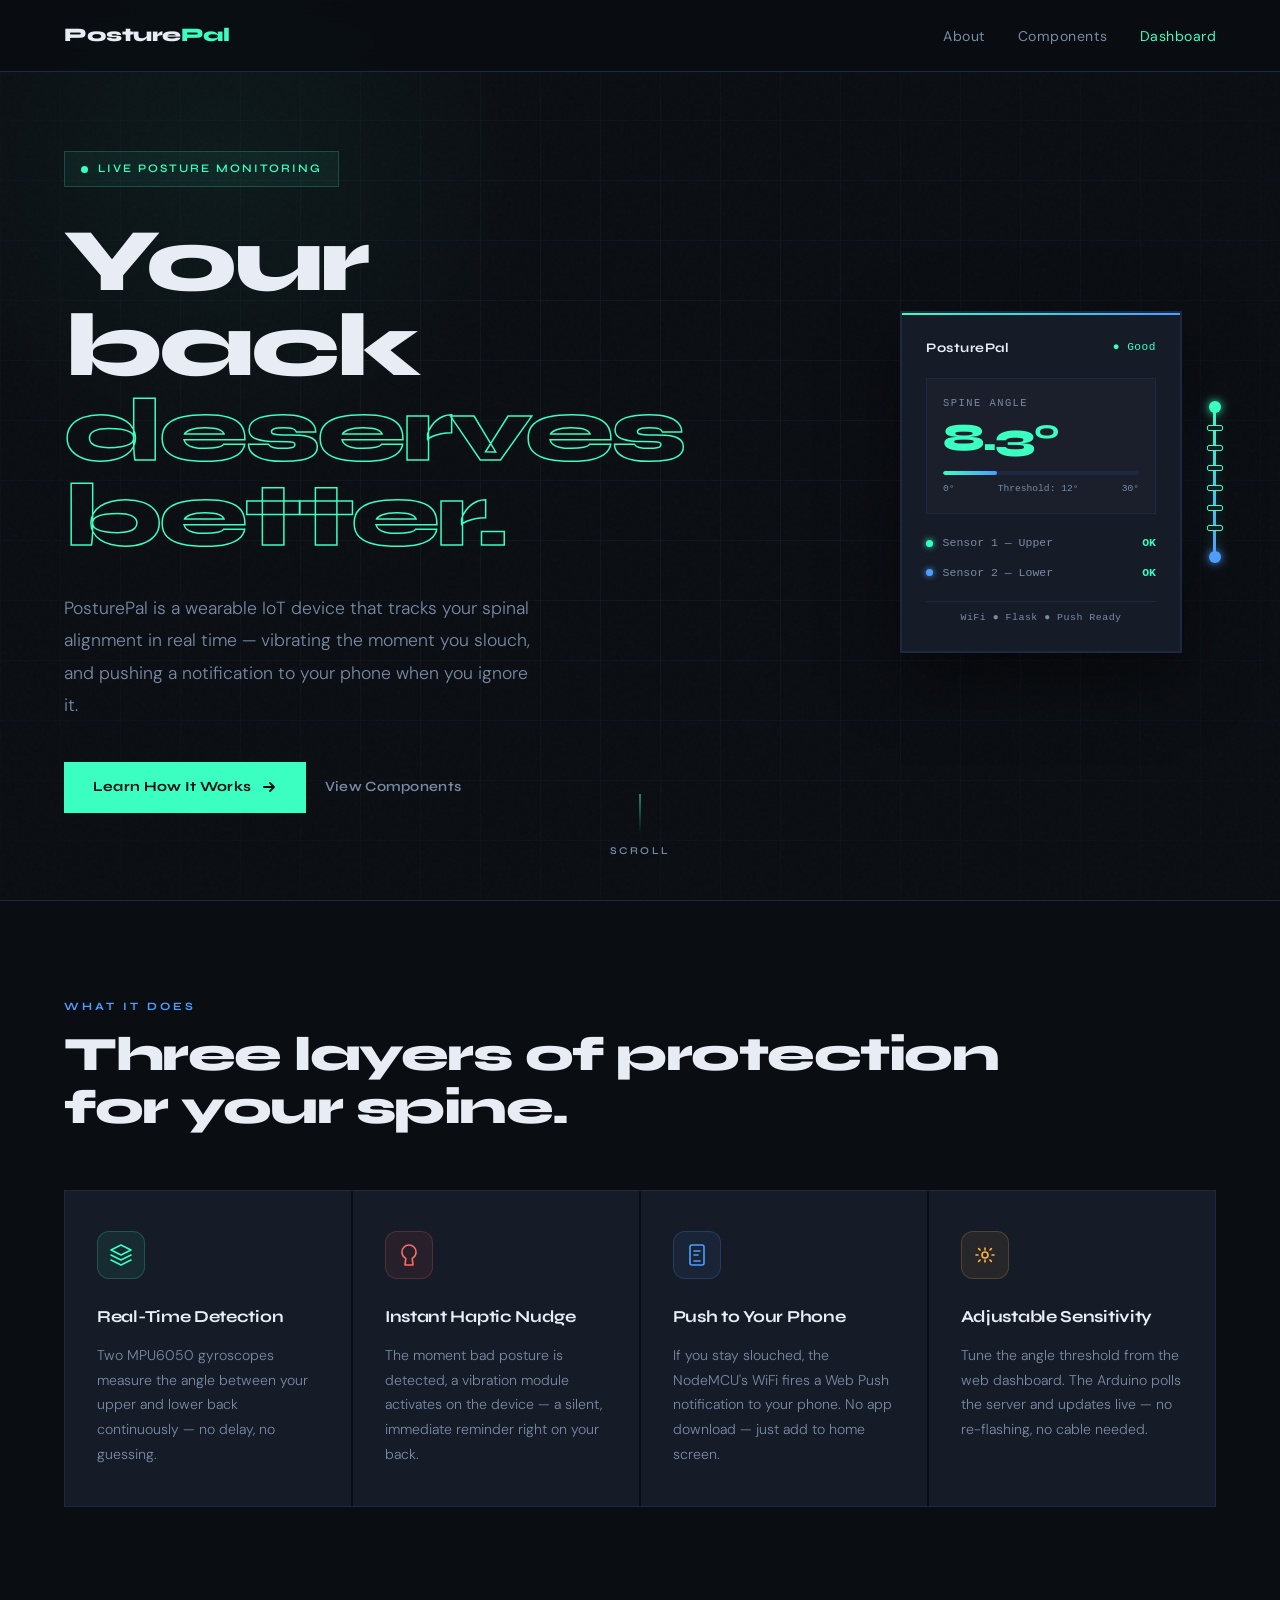
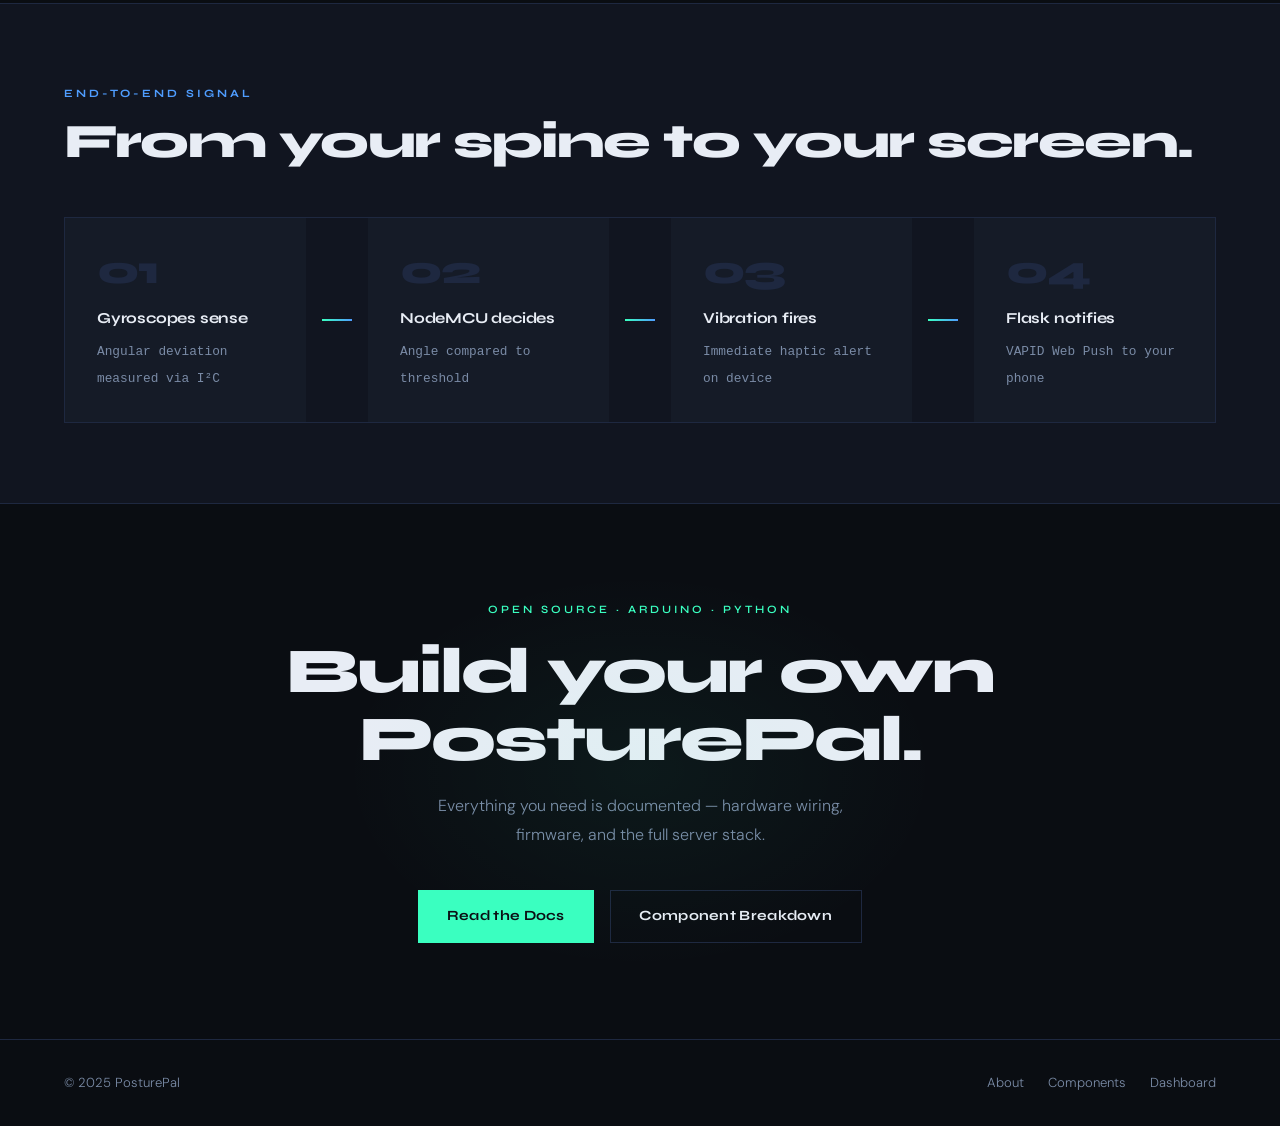
<file: Website Assets/Home.html>
<!DOCTYPE html>
<html lang="en">
<head>
  <meta charset="UTF-8" />
  <meta name="viewport" content="width=device-width, initial-scale=1.0"/>
  <title>PosturePal — Sit Smarter</title>
  <link href="https://fonts.googleapis.com/css2?family=Syne:wght@400;600;700;800&family=DM+Sans:ital,wght@0,300;0,400;0,500;1,300&display=swap" rel="stylesheet"/>
  <link rel="stylesheet" href="Home_Style.css" />
  <link rel="icon" href="Logo.png">
  <link rel="apple-touch-icon" href="Logo.png">
</head>
<body>

  <!-- NAV -->
  <nav>
    <a class="nav-logo" href="Home.html">Posture<span>Pal</span></a>
    <ul class="nav-links">
      <li><a href="About.html">About</a></li>
      <li><a href="Components.html">Components</a></li>
      <li><a href="#" class="active">Dashboard</a></li>
    </ul>
  </nav>

  <!-- HERO -->
  <section class="hero">
    <div class="hero-noise"></div>

    <div class="hero-content">
      <div class="hero-badge">
        <span class="badge-dot"></span>
        Live Posture Monitoring
      </div>

      <h1 class="hero-title">
        Your back<br>
        <span class="outline-text">deserves better.</span>
      </h1>

      <p class="hero-desc">
        PosturePal is a wearable IoT device that tracks your spinal alignment in real time — vibrating the moment you slouch, and pushing a notification to your phone when you ignore it.
      </p>

      <div class="hero-actions">
        <a href="About.html" class="btn-primary">
          Learn How It Works
          <svg width="16" height="16" viewBox="0 0 16 16" fill="none">
            <path d="M3 8h10M9 4l4 4-4 4" stroke="currentColor" stroke-width="1.8" stroke-linecap="round" stroke-linejoin="round"/>
          </svg>
        </a>
        <a href="Components.html" class="btn-ghost">View Components</a>
      </div>
    </div>

    <!-- DEVICE MOCKUP -->
    <div class="hero-device">
      <div class="device-glow"></div>
      <div class="device-body">

        <!-- Screen -->
        <div class="device-screen">
          <div class="screen-header">
            <span class="screen-title">PosturePal</span>
            <span class="screen-status good">● Good</span>
          </div>
          <div class="screen-angle-block">
            <div class="angle-label">Spine Angle</div>
            <div class="angle-value" id="angleVal">4°</div>
            <div class="angle-bar-track">
              <div class="angle-bar-fill" id="angleBar"></div>
            </div>
            <div class="angle-range">
              <span>0°</span><span>Threshold: 12°</span><span>30°</span>
            </div>
          </div>
          <div class="screen-sensors">
            <div class="sensor-row">
              <span class="s-dot green"></span>
              <span class="s-name">Sensor 1 — Upper</span>
              <span class="s-val" id="s1">OK</span>
            </div>
            <div class="sensor-row">
              <span class="s-dot blue"></span>
              <span class="s-name">Sensor 2 — Lower</span>
              <span class="s-val" id="s2">OK</span>
            </div>
          </div>
          <div class="screen-footer">WiFi ● Flask ● Push Ready</div>
        </div>

        <!-- Spine on side -->
        <div class="device-spine">
          <div class="mini-track">
            <div class="mini-sensor top" id="topSensor"></div>
            <div class="mini-v" style="top:18px"></div>
            <div class="mini-v" style="top:38px"></div>
            <div class="mini-v" style="top:58px"></div>
            <div class="mini-v" style="top:78px"></div>
            <div class="mini-v" style="top:98px"></div>
            <div class="mini-v" style="top:118px"></div>
            <div class="mini-sensor bottom" id="botSensor"></div>
          </div>
        </div>

      </div>
    </div>

    <!-- SCROLL HINT -->
    <div class="scroll-hint">
      <div class="scroll-line"></div>
      <span>Scroll</span>
    </div>
  </section>

  <!-- FEATURES -->
  <section class="features reveal">
    <div class="features-inner">
      <div class="features-header">
        <p class="label">What it does</p>
        <h2 class="h2">Three layers of protection<br>for your spine.</h2>
      </div>

      <div class="features-grid">

        <div class="feat-card">
          <div class="feat-icon green">
            <svg width="24" height="24" viewBox="0 0 24 24" fill="none">
              <path d="M12 2L2 7l10 5 10-5-10-5z" stroke="#3affc0" stroke-width="1.6" stroke-linejoin="round"/>
              <path d="M2 17l10 5 10-5M2 12l10 5 10-5" stroke="#3affc0" stroke-width="1.6" stroke-linecap="round" stroke-linejoin="round"/>
            </svg>
          </div>
          <h3 class="feat-title">Real-Time Detection</h3>
          <p class="feat-desc">Two MPU6050 gyroscopes measure the angle between your upper and lower back continuously — no delay, no guessing.</p>
        </div>

        <div class="feat-card">
          <div class="feat-icon red">
            <svg width="24" height="24" viewBox="0 0 24 24" fill="none">
              <path d="M12 2C8.13 2 5 5.13 5 9c0 2.74 1.53 5.12 3.8 6.39L8 22h8l-.8-6.61C17.47 14.12 19 11.74 19 9c0-3.87-3.13-7-7-7z" stroke="#ff6b6b" stroke-width="1.6" stroke-linejoin="round"/>
            </svg>
          </div>
          <h3 class="feat-title">Instant Haptic Nudge</h3>
          <p class="feat-desc">The moment bad posture is detected, a vibration module activates on the device — a silent, immediate reminder right on your back.</p>
        </div>

        <div class="feat-card">
          <div class="feat-icon blue">
            <svg width="24" height="24" viewBox="0 0 24 24" fill="none">
              <rect x="5" y="2" width="14" height="20" rx="2" stroke="#4f9dff" stroke-width="1.6"/>
              <path d="M9 18h6" stroke="#4f9dff" stroke-width="1.6" stroke-linecap="round"/>
              <path d="M9 8h6M9 12h4" stroke="#4f9dff" stroke-width="1.6" stroke-linecap="round"/>
            </svg>
          </div>
          <h3 class="feat-title">Push to Your Phone</h3>
          <p class="feat-desc">If you stay slouched, the NodeMCU's WiFi fires a Web Push notification to your phone. No app download — just add to home screen.</p>
        </div>

        <div class="feat-card">
          <div class="feat-icon orange">
            <svg width="24" height="24" viewBox="0 0 24 24" fill="none">
              <circle cx="12" cy="12" r="3" stroke="#ffb347" stroke-width="1.6"/>
              <path d="M12 5v2M12 17v2M5 12H3M21 12h-2M7.05 7.05 5.64 5.64M18.36 18.36l-1.41-1.41M7.05 16.95l-1.41 1.41M18.36 5.64l-1.41 1.41" stroke="#ffb347" stroke-width="1.6" stroke-linecap="round"/>
            </svg>
          </div>
          <h3 class="feat-title">Adjustable Sensitivity</h3>
          <p class="feat-desc">Tune the angle threshold from the web dashboard. The Arduino polls the server and updates live — no re-flashing, no cable needed.</p>
        </div>

      </div>
    </div>
  </section>

  <!-- HOW IT WORKS STRIP -->
  <section class="flow-section reveal">
    <div class="flow-inner">
      <p class="label">End-to-end signal</p>
      <h2 class="h2">From your spine to your screen.</h2>

      <div class="flow-strip">
        <div class="flow-item">
          <div class="flow-num">01</div>
          <div class="flow-body">
            <strong>Gyroscopes sense</strong>
            <span>Angular deviation measured via I²C</span>
          </div>
        </div>
        <div class="flow-connector"></div>
        <div class="flow-item">
          <div class="flow-num">02</div>
          <div class="flow-body">
            <strong>NodeMCU decides</strong>
            <span>Angle compared to threshold</span>
          </div>
        </div>
        <div class="flow-connector"></div>
        <div class="flow-item">
          <div class="flow-num">03</div>
          <div class="flow-body">
            <strong>Vibration fires</strong>
            <span>Immediate haptic alert on device</span>
          </div>
        </div>
        <div class="flow-connector"></div>
        <div class="flow-item">
          <div class="flow-num">04</div>
          <div class="flow-body">
            <strong>Flask notifies</strong>
            <span>VAPID Web Push to your phone</span>
          </div>
        </div>
      </div>
    </div>
  </section>

  <!-- CTA BANNER -->
  <section class="cta-section reveal">
    <div class="cta-inner">
      <div class="cta-glow"></div>
      <p class="cta-eyebrow">Open Source · Arduino · Python</p>
      <h2 class="cta-title">Build your own<br>PosturePal.</h2>
      <p class="cta-sub">Everything you need is documented — hardware wiring, firmware, and the full server stack.</p>
      <div class="cta-buttons">
        <a href="https://github.com/Dudi041110/PosturePal" class="btn-primary">Read the Docs</a>
        <a href="Components.html" class="btn-outline">Component Breakdown</a>
      </div>
    </div>
  </section>

  <!-- FOOTER -->
  <footer>
    <span>© 2025 PosturePal</span>
    <div class="footer-links">
      <a href="About.html">About</a>
      <a href="Components.html">Components</a>
      <a href="#">Dashboard</a>
    </div>
  </footer>

  <script src="Home_Script.js"></script>
</body>
</html>
</file>
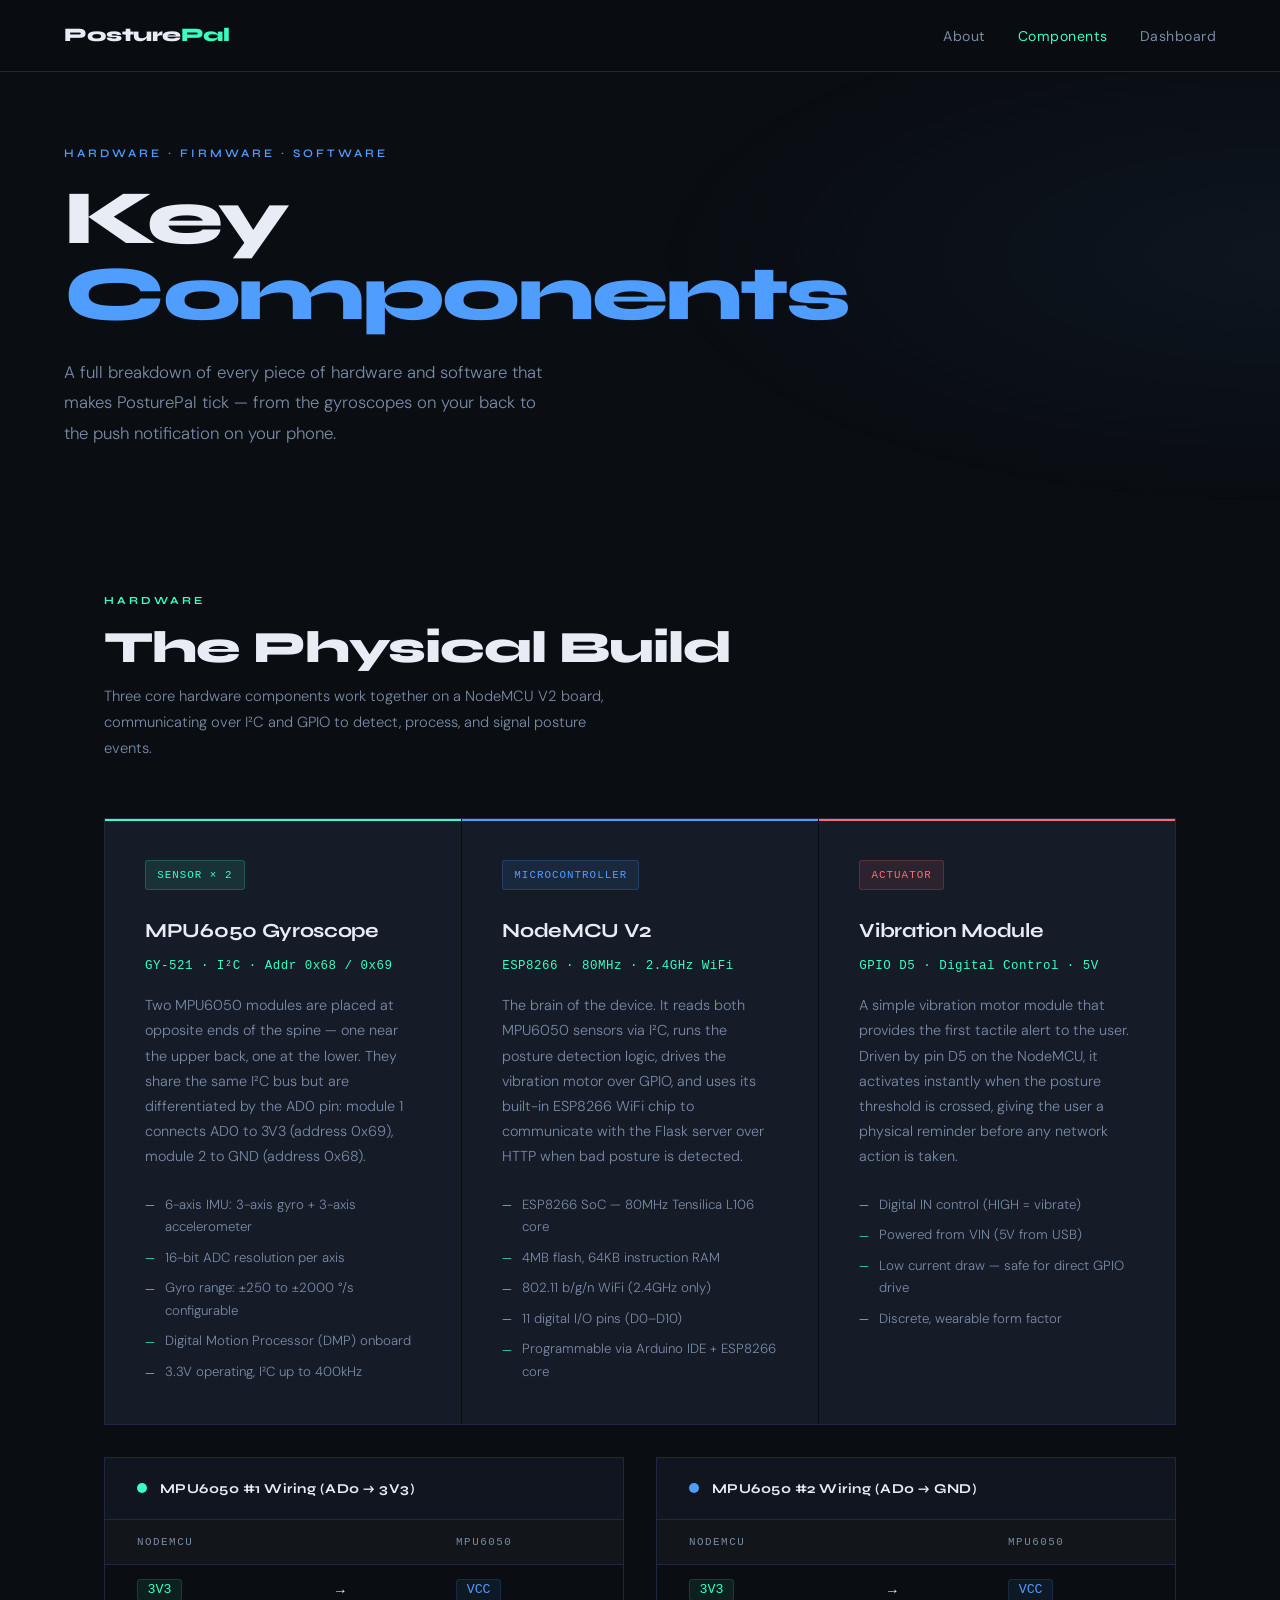
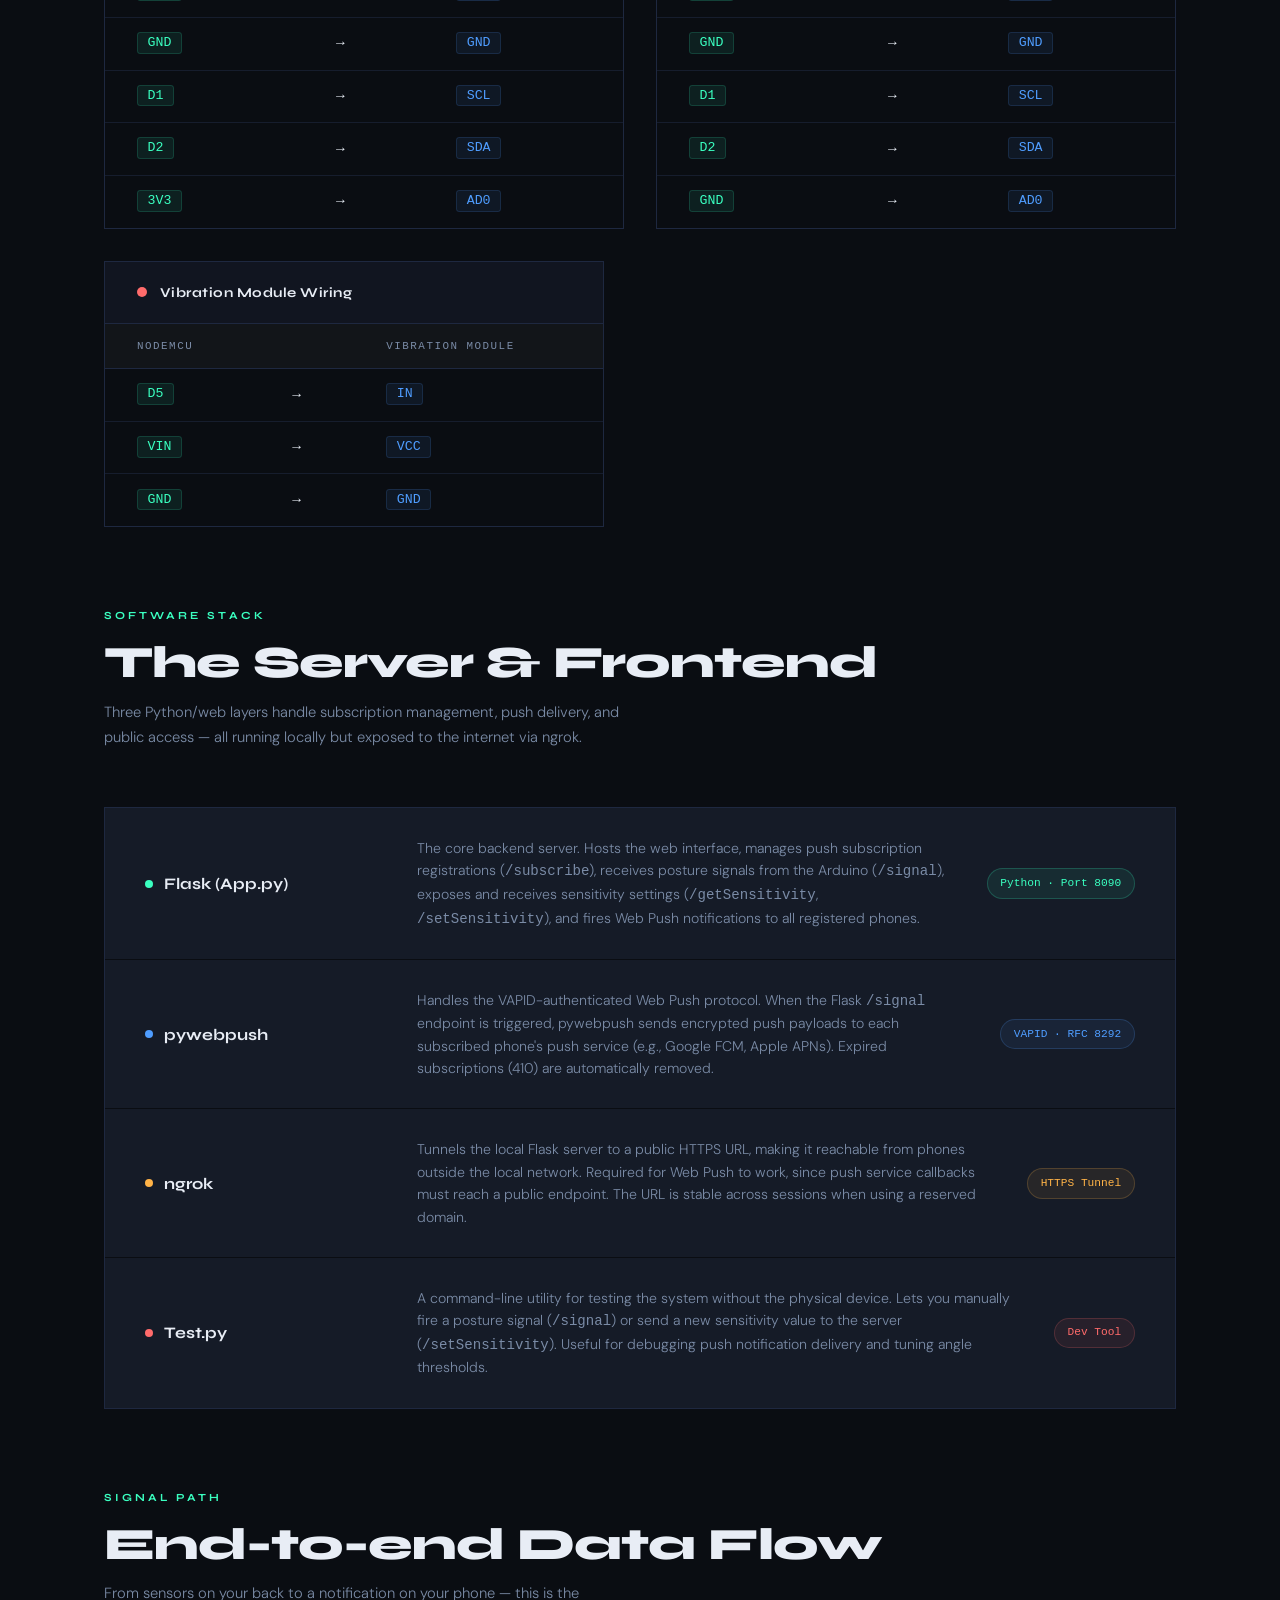
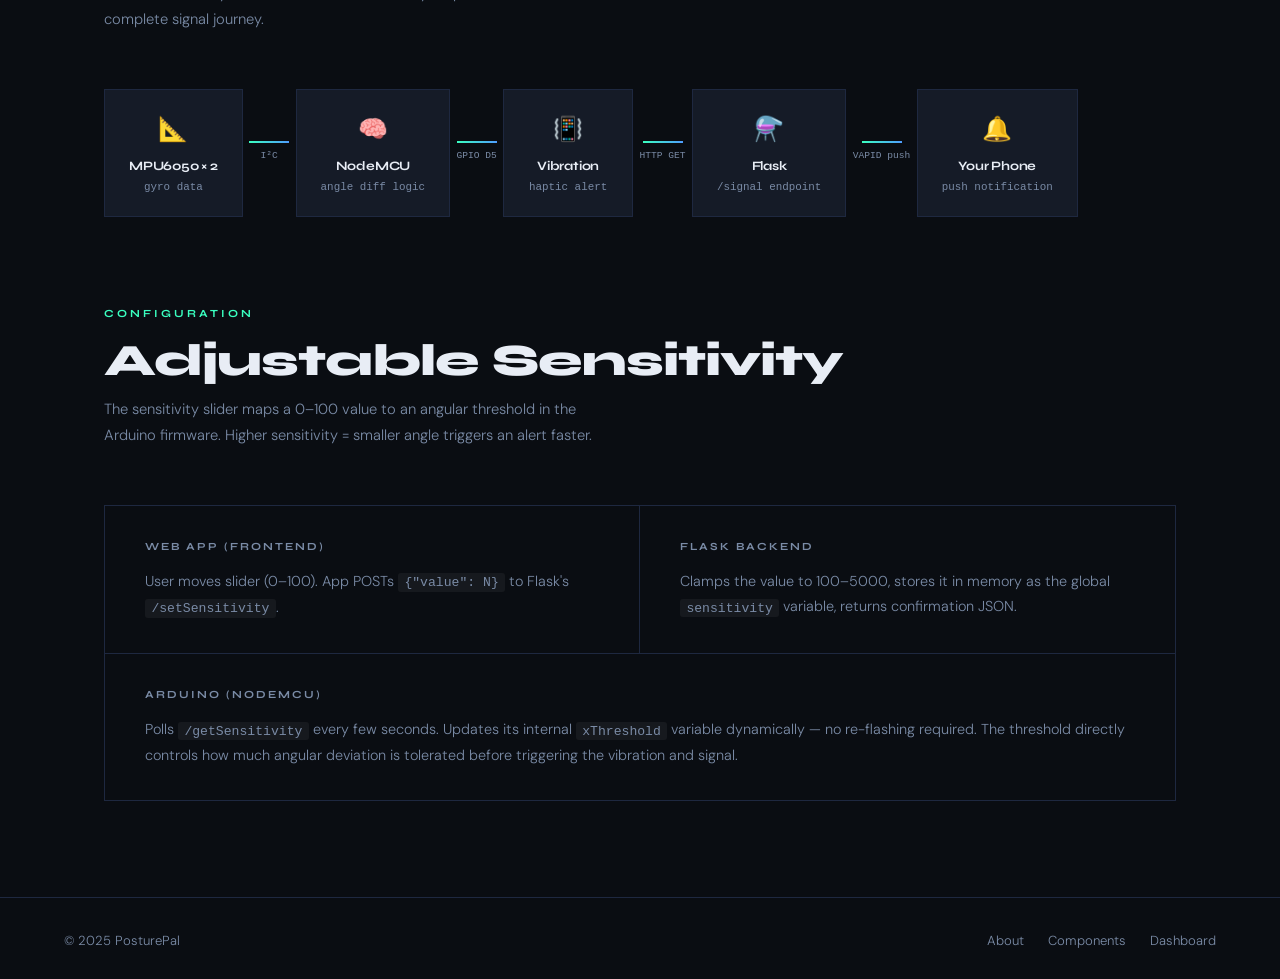
<file: Assets/templates/components.html>
<!DOCTYPE html>
<html lang="en">
<head>
  <meta charset="UTF-8" />
  <meta name="viewport" content="width=device-width, initial-scale=1.0"/>
  <title>PosturePal — Key Components</title>
  <link href="https://fonts.googleapis.com/css2?family=Syne:wght@400;600;700;800&family=DM+Sans:ital,wght@0,300;0,400;0,500;1,300&display=swap" rel="stylesheet"/>
  <style>
    *, *::before, *::after { box-sizing: border-box; margin: 0; padding: 0; }

    :root {
      --bg: #0a0d12;
      --surface: #111520;
      --card: #151b27;
      --card-hover: #1a2235;
      --border: #1e2840;
      --border-light: #263350;
      --accent: #3affc0;
      --accent2: #4f9dff;
      --accent3: #ff6b6b;
      --accent4: #ffb347;
      --text: #e8edf5;
      --muted: #7a8ba6;
      --font-head: 'Syne', sans-serif;
      --font-body: 'DM Sans', sans-serif;
      --font-mono: 'Courier New', monospace;
    }

    html { scroll-behavior: smooth; }

    body {
      background: var(--bg);
      color: var(--text);
      font-family: var(--font-body);
      font-weight: 300;
      line-height: 1.7;
      overflow-x: hidden;
    }

    /* ── NAV ── */
    nav {
      position: fixed;
      top: 0; left: 0; right: 0;
      z-index: 100;
      display: flex;
      align-items: center;
      justify-content: space-between;
      padding: 1.2rem 4rem;
      background: rgba(10, 13, 18, 0.88);
      backdrop-filter: blur(12px);
      border-bottom: 1px solid var(--border);
    }

    .nav-logo {
      font-family: var(--font-head);
      font-weight: 800;
      font-size: 1.2rem;
      letter-spacing: -0.5px;
      color: var(--text);
      text-decoration: none;
    }

    .nav-logo span { color: var(--accent); }

    .nav-links { display: flex; gap: 2rem; list-style: none; }

    .nav-links a {
      color: var(--muted);
      text-decoration: none;
      font-size: 0.88rem;
      font-weight: 400;
      letter-spacing: 0.5px;
      transition: color 0.2s;
    }

    .nav-links a:hover, .nav-links a.active { color: var(--accent); }

    /* ── PAGE HEADER ── */
    .page-header {
      padding: 9rem 4rem 4rem;
      position: relative;
      overflow: hidden;
    }

    .page-header::after {
      content: '';
      position: absolute;
      top: 0; right: 0;
      width: 50%; height: 100%;
      background: radial-gradient(ellipse at right, rgba(79,157,255,0.06) 0%, transparent 70%);
      pointer-events: none;
    }

    .header-eyebrow {
      font-family: var(--font-head);
      font-size: 0.72rem;
      font-weight: 600;
      letter-spacing: 3px;
      text-transform: uppercase;
      color: var(--accent2);
      margin-bottom: 1rem;
      opacity: 0;
      animation: fadeUp 0.6s 0.1s ease forwards;
    }

    .header-title {
      font-family: var(--font-head);
      font-size: clamp(2.8rem, 6vw, 5.5rem);
      font-weight: 800;
      letter-spacing: -2.5px;
      line-height: 1;
      max-width: 700px;
      opacity: 0;
      animation: fadeUp 0.6s 0.25s ease forwards;
    }

    .header-title span { color: var(--accent2); }

    .header-sub {
      font-size: 1.05rem;
      color: var(--muted);
      max-width: 500px;
      margin-top: 1.5rem;
      line-height: 1.8;
      opacity: 0;
      animation: fadeUp 0.6s 0.4s ease forwards;
    }

    /* ── SECTION ── */
    .section {
      padding: 5rem 4rem;
      max-width: 1200px;
      margin: 0 auto;
    }

    .section-label {
      font-family: var(--font-head);
      font-size: 0.68rem;
      font-weight: 700;
      letter-spacing: 3px;
      text-transform: uppercase;
      color: var(--accent);
      margin-bottom: 0.8rem;
    }

    .section-title {
      font-family: var(--font-head);
      font-size: clamp(1.8rem, 3.5vw, 2.8rem);
      font-weight: 800;
      letter-spacing: -1px;
      line-height: 1.1;
      margin-bottom: 0.75rem;
    }

    .section-sub {
      font-size: 0.92rem;
      color: var(--muted);
      max-width: 520px;
      margin-bottom: 3.5rem;
      line-height: 1.75;
    }

    /* ── HARDWARE GRID ── */
    .hw-grid {
      display: grid;
      grid-template-columns: repeat(3, 1fr);
      gap: 1.5px;
      border: 1.5px solid var(--border);
      margin-bottom: 1.5px;
    }

    .hw-grid-bottom {
      display: grid;
      grid-template-columns: repeat(2, 1fr);
      gap: 1.5px;
      border: 1.5px solid var(--border);
      border-top: none;
    }

    .hw-card {
      background: var(--card);
      padding: 2.5rem;
      position: relative;
      overflow: hidden;
      transition: background 0.3s;
      cursor: default;
    }

    .hw-card:hover { background: var(--card-hover); }

    .hw-card::before {
      content: '';
      position: absolute;
      top: 0; left: 0; right: 0;
      height: 2px;
      background: transparent;
      transition: background 0.3s;
    }

    .hw-card:nth-child(1)::before { background: var(--accent); }
    .hw-card:nth-child(2)::before { background: var(--accent2); }
    .hw-card:nth-child(3)::before { background: var(--accent3); }

    .hw-card-bottom:nth-child(1)::before { background: var(--accent4); }
    .hw-card-bottom:nth-child(2)::before { background: var(--accent); }

    .component-tag {
      display: inline-block;
      font-family: var(--font-mono);
      font-size: 0.68rem;
      letter-spacing: 1px;
      padding: 0.3rem 0.7rem;
      border-radius: 3px;
      margin-bottom: 1.5rem;
      text-transform: uppercase;
    }

    .tag-green { background: rgba(58,255,192,0.1); color: var(--accent); border: 1px solid rgba(58,255,192,0.2); }
    .tag-blue  { background: rgba(79,157,255,0.1); color: var(--accent2); border: 1px solid rgba(79,157,255,0.2); }
    .tag-red   { background: rgba(255,107,107,0.1); color: var(--accent3); border: 1px solid rgba(255,107,107,0.2); }
    .tag-orange{ background: rgba(255,179,71,0.1); color: var(--accent4); border: 1px solid rgba(255,179,71,0.2); }

    .hw-card-title {
      font-family: var(--font-head);
      font-size: 1.25rem;
      font-weight: 700;
      letter-spacing: -0.3px;
      margin-bottom: 0.5rem;
    }

    .hw-card-subtitle {
      font-size: 0.78rem;
      color: var(--accent);
      font-weight: 500;
      margin-bottom: 1rem;
      font-family: var(--font-mono);
      letter-spacing: 0.5px;
    }

    .hw-card-desc {
      font-size: 0.9rem;
      color: var(--muted);
      line-height: 1.75;
      margin-bottom: 1.5rem;
    }

    .spec-list {
      list-style: none;
      display: flex;
      flex-direction: column;
      gap: 0.5rem;
    }

    .spec-list li {
      display: flex;
      align-items: flex-start;
      gap: 0.6rem;
      font-size: 0.83rem;
      color: var(--muted);
    }

    .spec-list li::before {
      content: '—';
      color: var(--accent);
      flex-shrink: 0;
      font-size: 0.75rem;
      margin-top: 0.1rem;
    }

    /* ── SOFTWARE STACK ── */
    .sw-stack {
      display: flex;
      flex-direction: column;
      gap: 1px;
      border: 1.5px solid var(--border);
    }

    .sw-row {
      display: grid;
      grid-template-columns: 240px 1fr auto;
      align-items: center;
      gap: 2rem;
      background: var(--card);
      padding: 1.8rem 2.5rem;
      transition: background 0.2s;
    }

    .sw-row:hover { background: var(--card-hover); }

    .sw-name {
      font-family: var(--font-head);
      font-size: 1rem;
      font-weight: 700;
      display: flex;
      align-items: center;
      gap: 0.7rem;
    }

    .sw-dot {
      width: 8px; height: 8px;
      border-radius: 50%;
      flex-shrink: 0;
    }

    .sw-desc {
      font-size: 0.88rem;
      color: var(--muted);
      line-height: 1.6;
    }

    .sw-badge {
      font-family: var(--font-mono);
      font-size: 0.7rem;
      padding: 0.3rem 0.8rem;
      border-radius: 20px;
      white-space: nowrap;
    }

    /* ── WIRING TABLE ── */
    .wiring-block {
      border: 1.5px solid var(--border);
      overflow: hidden;
    }

    .wiring-header {
      background: var(--surface);
      padding: 1.2rem 2rem;
      display: flex;
      align-items: center;
      gap: 0.8rem;
      border-bottom: 1px solid var(--border);
    }

    .wiring-dot {
      width: 10px; height: 10px;
      border-radius: 50%;
    }

    .wiring-title {
      font-family: var(--font-head);
      font-size: 0.85rem;
      font-weight: 700;
      letter-spacing: 0.5px;
    }

    .wiring-table {
      width: 100%;
      border-collapse: collapse;
      font-family: var(--font-mono);
      font-size: 0.83rem;
    }

    .wiring-table th {
      background: rgba(255,255,255,0.03);
      color: var(--muted);
      font-weight: 400;
      letter-spacing: 1.5px;
      text-transform: uppercase;
      font-size: 0.68rem;
      padding: 0.8rem 2rem;
      text-align: left;
      border-bottom: 1px solid var(--border);
    }

    .wiring-table td {
      padding: 0.85rem 2rem;
      border-bottom: 1px solid rgba(30,40,64,0.6);
      color: var(--text);
    }

    .wiring-table tr:last-child td { border-bottom: none; }
    .wiring-table tr:hover td { background: rgba(255,255,255,0.02); }

    .pin-from {
      background: rgba(58,255,192,0.08);
      color: var(--accent);
      padding: 0.15rem 0.6rem;
      border-radius: 3px;
      border: 1px solid rgba(58,255,192,0.15);
    }

    .pin-to {
      background: rgba(79,157,255,0.08);
      color: var(--accent2);
      padding: 0.15rem 0.6rem;
      border-radius: 3px;
      border: 1px solid rgba(79,157,255,0.15);
    }

    .arrow {
      color: var(--border-light);
      font-size: 0.9rem;
    }

    .wiring-grids {
      display: grid;
      grid-template-columns: 1fr 1fr;
      gap: 2rem;
      margin-bottom: 2rem;
    }

    /* ── DATA FLOW ── */
    .flow-row {
      display: flex;
      align-items: center;
      gap: 0;
      margin-top: 3rem;
      overflow-x: auto;
      padding-bottom: 0.5rem;
    }

    .flow-node {
      flex-shrink: 0;
      padding: 1.2rem 1.5rem;
      background: var(--card);
      border: 1px solid var(--border);
      text-align: center;
      min-width: 130px;
    }

    .flow-node-icon {
      font-size: 1.5rem;
      margin-bottom: 0.4rem;
    }

    .flow-node-name {
      font-family: var(--font-head);
      font-size: 0.8rem;
      font-weight: 700;
      letter-spacing: -0.2px;
    }

    .flow-node-sub {
      font-size: 0.68rem;
      color: var(--muted);
      font-family: var(--font-mono);
    }

    .flow-arrow {
      flex-shrink: 0;
      display: flex;
      flex-direction: column;
      align-items: center;
      padding: 0 0.4rem;
    }

    .flow-arrow-line {
      width: 40px;
      height: 1.5px;
      background: linear-gradient(to right, var(--accent), var(--accent2));
    }

    .flow-arrow-label {
      font-size: 0.6rem;
      color: var(--muted);
      font-family: var(--font-mono);
      white-space: nowrap;
      margin-top: 0.3rem;
    }

    /* ── FOOTER ── */
    footer {
      border-top: 1px solid var(--border);
      padding: 2rem 4rem;
      display: flex;
      align-items: center;
      justify-content: space-between;
    }

    footer span { font-size: 0.82rem; color: var(--muted); }

    .footer-links { display: flex; gap: 1.5rem; }

    .footer-links a {
      font-size: 0.82rem;
      color: var(--muted);
      text-decoration: none;
      transition: color 0.2s;
    }

    .footer-links a:hover { color: var(--accent); }

    /* ── REVEAL ── */
    .reveal {
      opacity: 0;
      transform: translateY(28px);
      transition: opacity 0.7s ease, transform 0.7s ease;
    }

    .reveal.visible { opacity: 1; transform: translateY(0); }

    @keyframes fadeUp {
      from { opacity: 0; transform: translateY(20px); }
      to   { opacity: 1; transform: translateY(0); }
    }

    @media (max-width: 900px) {
      nav { padding: 1rem 1.5rem; }
      .nav-links { display: none; }
      .page-header { padding: 7rem 1.5rem 3rem; }
      .section { padding: 3.5rem 1.5rem; }
      .hw-grid { grid-template-columns: 1fr; }
      .hw-grid-bottom { grid-template-columns: 1fr; }
      .wiring-grids { grid-template-columns: 1fr; }
      .sw-row { grid-template-columns: 1fr; gap: 0.5rem; }
      footer { padding: 1.5rem; flex-direction: column; gap: 1rem; text-align: center; }
    }
  </style>
</head>
<body>

  <!-- NAV -->
  <nav>
    <a class="nav-logo" href="#">Posture<span>Pal</span></a>
    <ul class="nav-links">
      <li><a href="about.html">About</a></li>
      <li><a href="components.html" class="active">Components</a></li>
      <li><a href="#">Dashboard</a></li>
    </ul>
  </nav>

  <!-- PAGE HEADER -->
  <div class="page-header">
    <p class="header-eyebrow">Hardware · Firmware · Software</p>
    <h1 class="header-title">Key <span>Components</span></h1>
    <p class="header-sub">A full breakdown of every piece of hardware and software that makes PosturePal tick — from the gyroscopes on your back to the push notification on your phone.</p>
  </div>

  <!-- HARDWARE SECTION -->
  <div class="section reveal">
    <p class="section-label">Hardware</p>
    <h2 class="section-title">The Physical Build</h2>
    <p class="section-sub">Three core hardware components work together on a NodeMCU V2 board, communicating over I²C and GPIO to detect, process, and signal posture events.</p>

    <div class="hw-grid">

      <!-- MPU6050 x2 -->
      <div class="hw-card">
        <div class="component-tag tag-green">Sensor × 2</div>
        <h3 class="hw-card-title">MPU6050 Gyroscope</h3>
        <p class="hw-card-subtitle">GY-521 · I²C · Addr 0x68 / 0x69</p>
        <p class="hw-card-desc">
          Two MPU6050 modules are placed at opposite ends of the spine — one near the upper back, one at the lower. They share the same I²C bus but are differentiated by the AD0 pin: module 1 connects AD0 to 3V3 (address 0x69), module 2 to GND (address 0x68).
        </p>
        <ul class="spec-list">
          <li>6-axis IMU: 3-axis gyro + 3-axis accelerometer</li>
          <li>16-bit ADC resolution per axis</li>
          <li>Gyro range: ±250 to ±2000 °/s configurable</li>
          <li>Digital Motion Processor (DMP) onboard</li>
          <li>3.3V operating, I²C up to 400kHz</li>
        </ul>
      </div>

      <!-- NodeMCU -->
      <div class="hw-card">
        <div class="component-tag tag-blue">Microcontroller</div>
        <h3 class="hw-card-title">NodeMCU V2</h3>
        <p class="hw-card-subtitle">ESP8266 · 80MHz · 2.4GHz WiFi</p>
        <p class="hw-card-desc">
          The brain of the device. It reads both MPU6050 sensors via I²C, runs the posture detection logic, drives the vibration motor over GPIO, and uses its built-in ESP8266 WiFi chip to communicate with the Flask server over HTTP when bad posture is detected.
        </p>
        <ul class="spec-list">
          <li>ESP8266 SoC — 80MHz Tensilica L106 core</li>
          <li>4MB flash, 64KB instruction RAM</li>
          <li>802.11 b/g/n WiFi (2.4GHz only)</li>
          <li>11 digital I/O pins (D0–D10)</li>
          <li>Programmable via Arduino IDE + ESP8266 core</li>
        </ul>
      </div>

      <!-- Vibration -->
      <div class="hw-card">
        <div class="component-tag tag-red">Actuator</div>
        <h3 class="hw-card-title">Vibration Module</h3>
        <p class="hw-card-subtitle">GPIO D5 · Digital Control · 5V</p>
        <p class="hw-card-desc">
          A simple vibration motor module that provides the first tactile alert to the user. Driven by pin D5 on the NodeMCU, it activates instantly when the posture threshold is crossed, giving the user a physical reminder before any network action is taken.
        </p>
        <ul class="spec-list">
          <li>Digital IN control (HIGH = vibrate)</li>
          <li>Powered from VIN (5V from USB)</li>
          <li>Low current draw — safe for direct GPIO drive</li>
          <li>Discrete, wearable form factor</li>
        </ul>
      </div>

    </div>

    <!-- Wiring Tables -->
    <div class="wiring-grids" style="margin-top: 2rem;">

      <div class="wiring-block">
        <div class="wiring-header">
          <div class="wiring-dot" style="background: var(--accent);"></div>
          <span class="wiring-title">MPU6050 #1 Wiring (AD0 → 3V3)</span>
        </div>
        <table class="wiring-table">
          <thead><tr><th>NodeMCU</th><th></th><th>MPU6050</th></tr></thead>
          <tbody>
            <tr><td><span class="pin-from">3V3</span></td><td class="arrow">→</td><td><span class="pin-to">VCC</span></td></tr>
            <tr><td><span class="pin-from">GND</span></td><td class="arrow">→</td><td><span class="pin-to">GND</span></td></tr>
            <tr><td><span class="pin-from">D1</span></td><td class="arrow">→</td><td><span class="pin-to">SCL</span></td></tr>
            <tr><td><span class="pin-from">D2</span></td><td class="arrow">→</td><td><span class="pin-to">SDA</span></td></tr>
            <tr><td><span class="pin-from">3V3</span></td><td class="arrow">→</td><td><span class="pin-to">AD0</span></td></tr>
          </tbody>
        </table>
      </div>

      <div class="wiring-block">
        <div class="wiring-header">
          <div class="wiring-dot" style="background: var(--accent2);"></div>
          <span class="wiring-title">MPU6050 #2 Wiring (AD0 → GND)</span>
        </div>
        <table class="wiring-table">
          <thead><tr><th>NodeMCU</th><th></th><th>MPU6050</th></tr></thead>
          <tbody>
            <tr><td><span class="pin-from">3V3</span></td><td class="arrow">→</td><td><span class="pin-to">VCC</span></td></tr>
            <tr><td><span class="pin-from">GND</span></td><td class="arrow">→</td><td><span class="pin-to">GND</span></td></tr>
            <tr><td><span class="pin-from">D1</span></td><td class="arrow">→</td><td><span class="pin-to">SCL</span></td></tr>
            <tr><td><span class="pin-from">D2</span></td><td class="arrow">→</td><td><span class="pin-to">SDA</span></td></tr>
            <tr><td><span class="pin-from">GND</span></td><td class="arrow">→</td><td><span class="pin-to">AD0</span></td></tr>
          </tbody>
        </table>
      </div>

    </div>

    <div class="wiring-block" style="max-width: 500px;">
      <div class="wiring-header">
        <div class="wiring-dot" style="background: var(--accent3);"></div>
        <span class="wiring-title">Vibration Module Wiring</span>
      </div>
      <table class="wiring-table">
        <thead><tr><th>NodeMCU</th><th></th><th>Vibration Module</th></tr></thead>
        <tbody>
          <tr><td><span class="pin-from">D5</span></td><td class="arrow">→</td><td><span class="pin-to">IN</span></td></tr>
          <tr><td><span class="pin-from">VIN</span></td><td class="arrow">→</td><td><span class="pin-to">VCC</span></td></tr>
          <tr><td><span class="pin-from">GND</span></td><td class="arrow">→</td><td><span class="pin-to">GND</span></td></tr>
        </tbody>
      </table>
    </div>
  </div>

  <!-- SOFTWARE SECTION -->
  <div class="section reveal" style="padding-top: 0;">
    <p class="section-label">Software Stack</p>
    <h2 class="section-title">The Server & Frontend</h2>
    <p class="section-sub">Three Python/web layers handle subscription management, push delivery, and public access — all running locally but exposed to the internet via ngrok.</p>

    <div class="sw-stack">

      <div class="sw-row">
        <div class="sw-name">
          <div class="sw-dot" style="background: var(--accent);"></div>
          Flask (App.py)
        </div>
        <div class="sw-desc">
          The core backend server. Hosts the web interface, manages push subscription registrations (<code>/subscribe</code>), receives posture signals from the Arduino (<code>/signal</code>), exposes and receives sensitivity settings (<code>/getSensitivity</code>, <code>/setSensitivity</code>), and fires Web Push notifications to all registered phones.
        </div>
        <span class="sw-badge" style="background: rgba(58,255,192,0.08); color: var(--accent); border: 1px solid rgba(58,255,192,0.2);">Python · Port 8090</span>
      </div>

      <div class="sw-row">
        <div class="sw-name">
          <div class="sw-dot" style="background: var(--accent2);"></div>
          pywebpush
        </div>
        <div class="sw-desc">
          Handles the VAPID-authenticated Web Push protocol. When the Flask <code>/signal</code> endpoint is triggered, pywebpush sends encrypted push payloads to each subscribed phone's push service (e.g., Google FCM, Apple APNs). Expired subscriptions (410) are automatically removed.
        </div>
        <span class="sw-badge" style="background: rgba(79,157,255,0.08); color: var(--accent2); border: 1px solid rgba(79,157,255,0.2);">VAPID · RFC 8292</span>
      </div>

      <div class="sw-row">
        <div class="sw-name">
          <div class="sw-dot" style="background: var(--accent4);"></div>
          ngrok
        </div>
        <div class="sw-desc">
          Tunnels the local Flask server to a public HTTPS URL, making it reachable from phones outside the local network. Required for Web Push to work, since push service callbacks must reach a public endpoint. The URL is stable across sessions when using a reserved domain.
        </div>
        <span class="sw-badge" style="background: rgba(255,179,71,0.08); color: var(--accent4); border: 1px solid rgba(255,179,71,0.2);">HTTPS Tunnel</span>
      </div>

      <div class="sw-row">
        <div class="sw-name">
          <div class="sw-dot" style="background: var(--accent3);"></div>
          Test.py
        </div>
        <div class="sw-desc">
          A command-line utility for testing the system without the physical device. Lets you manually fire a posture signal (<code>/signal</code>) or send a new sensitivity value to the server (<code>/setSensitivity</code>). Useful for debugging push notification delivery and tuning angle thresholds.
        </div>
        <span class="sw-badge" style="background: rgba(255,107,107,0.08); color: var(--accent3); border: 1px solid rgba(255,107,107,0.2);">Dev Tool</span>
      </div>

    </div>
  </div>

  <!-- DATA FLOW -->
  <div class="section reveal" style="padding-top: 0;">
    <p class="section-label">Signal Path</p>
    <h2 class="section-title">End-to-end Data Flow</h2>
    <p class="section-sub">From sensors on your back to a notification on your phone — this is the complete signal journey.</p>

    <div class="flow-row">

      <div class="flow-node">
        <div class="flow-node-icon">📐</div>
        <div class="flow-node-name">MPU6050 × 2</div>
        <div class="flow-node-sub">gyro data</div>
      </div>

      <div class="flow-arrow">
        <div class="flow-arrow-line"></div>
        <div class="flow-arrow-label">I²C</div>
      </div>

      <div class="flow-node">
        <div class="flow-node-icon">🧠</div>
        <div class="flow-node-name">NodeMCU</div>
        <div class="flow-node-sub">angle diff logic</div>
      </div>

      <div class="flow-arrow">
        <div class="flow-arrow-line"></div>
        <div class="flow-arrow-label">GPIO D5</div>
      </div>

      <div class="flow-node">
        <div class="flow-node-icon">📳</div>
        <div class="flow-node-name">Vibration</div>
        <div class="flow-node-sub">haptic alert</div>
      </div>

      <div class="flow-arrow">
        <div class="flow-arrow-line"></div>
        <div class="flow-arrow-label">HTTP GET</div>
      </div>

      <div class="flow-node">
        <div class="flow-node-icon">⚗️</div>
        <div class="flow-node-name">Flask</div>
        <div class="flow-node-sub">/signal endpoint</div>
      </div>

      <div class="flow-arrow">
        <div class="flow-arrow-line"></div>
        <div class="flow-arrow-label">VAPID push</div>
      </div>

      <div class="flow-node">
        <div class="flow-node-icon">🔔</div>
        <div class="flow-node-name">Your Phone</div>
        <div class="flow-node-sub">push notification</div>
      </div>

    </div>
  </div>

  <!-- SENSITIVITY SECTION -->
  <div class="section reveal" style="padding-top: 0; padding-bottom: 6rem;">
    <p class="section-label">Configuration</p>
    <h2 class="section-title">Adjustable Sensitivity</h2>
    <p class="section-sub">The sensitivity slider maps a 0–100 value to an angular threshold in the Arduino firmware. Higher sensitivity = smaller angle triggers an alert faster.</p>

    <div style="border: 1.5px solid var(--border); overflow: hidden;">

      <div style="display: grid; grid-template-columns: 1fr 1fr; border-bottom: 1px solid var(--border);">
        <div style="padding: 2rem 2.5rem; border-right: 1px solid var(--border);">
          <p style="font-family: var(--font-head); font-size: 0.68rem; font-weight: 700; letter-spacing: 2px; text-transform: uppercase; color: var(--muted); margin-bottom: 0.8rem;">Web App (Frontend)</p>
          <p style="font-size: 0.9rem; color: var(--muted); line-height: 1.75;">User moves slider (0–100). App POSTs <code style="background: rgba(255,255,255,0.05); padding: 0.1rem 0.4rem; border-radius: 3px; font-family: var(--font-mono); font-size: 0.82rem;">{"value": N}</code> to Flask's <code style="background: rgba(255,255,255,0.05); padding: 0.1rem 0.4rem; border-radius: 3px; font-family: var(--font-mono); font-size: 0.82rem;">/setSensitivity</code>.</p>
        </div>
        <div style="padding: 2rem 2.5rem;">
          <p style="font-family: var(--font-head); font-size: 0.68rem; font-weight: 700; letter-spacing: 2px; text-transform: uppercase; color: var(--muted); margin-bottom: 0.8rem;">Flask Backend</p>
          <p style="font-size: 0.9rem; color: var(--muted); line-height: 1.75;">Clamps the value to 100–5000, stores it in memory as the global <code style="background: rgba(255,255,255,0.05); padding: 0.1rem 0.4rem; border-radius: 3px; font-family: var(--font-mono); font-size: 0.82rem;">sensitivity</code> variable, returns confirmation JSON.</p>
        </div>
      </div>

      <div style="padding: 2rem 2.5rem;">
        <p style="font-family: var(--font-head); font-size: 0.68rem; font-weight: 700; letter-spacing: 2px; text-transform: uppercase; color: var(--muted); margin-bottom: 0.8rem;">Arduino (NodeMCU)</p>
        <p style="font-size: 0.9rem; color: var(--muted); line-height: 1.75;">Polls <code style="background: rgba(255,255,255,0.05); padding: 0.1rem 0.4rem; border-radius: 3px; font-family: var(--font-mono); font-size: 0.82rem;">/getSensitivity</code> every few seconds. Updates its internal <code style="background: rgba(255,255,255,0.05); padding: 0.1rem 0.4rem; border-radius: 3px; font-family: var(--font-mono); font-size: 0.82rem;">xThreshold</code> variable dynamically — no re-flashing required. The threshold directly controls how much angular deviation is tolerated before triggering the vibration and signal.</p>
      </div>

    </div>
  </div>

  <!-- FOOTER -->
  <footer>
    <span>© 2025 PosturePal</span>
    <div class="footer-links">
      <a href="about.html">About</a>
      <a href="components.html">Components</a>
      <a href="#">Dashboard</a>
    </div>
  </footer>

  <script>
    const reveals = document.querySelectorAll('.reveal');
    const observer = new IntersectionObserver((entries) => {
      entries.forEach(e => { if (e.isIntersecting) e.target.classList.add('visible'); });
    }, { threshold: 0.08 });
    reveals.forEach(r => observer.observe(r));
  </script>
</body>
</html>
</file>
<file: Website Assets/About_Style.css>
*, *::before, *::after { box-sizing: border-box; margin: 0; padding: 0; }

:root {
    --bg: #0a0d12;
    --surface: #111520;
    --card: #151b27;
    --border: #1e2840;
    --accent: #3affc0;
    --accent2: #4f9dff;
    --accent3: #ff6b6b;
    --text: #e8edf5;
    --muted: #7a8ba6;
    --font-head: 'Syne', sans-serif;
    --font-body: 'DM Sans', sans-serif;
}

html { scroll-behavior: smooth; }

body {
    background: var(--bg);
    color: var(--text);
    font-family: var(--font-body);
    font-weight: 300;
    line-height: 1.7;
    overflow-x: hidden;
}

/* ── NAV ── */
nav {
    position: fixed;
    top: 0; left: 0; right: 0;
    z-index: 100;
    display: flex;
    align-items: center;
    justify-content: space-between;
    padding: 1.2rem 4rem;
    background: rgba(10, 13, 18, 0.85);
    backdrop-filter: blur(12px);
    border-bottom: 1px solid var(--border);
}

.nav-logo {
    font-family: var(--font-head);
    font-weight: 800;
    font-size: 1.2rem;
    letter-spacing: -0.5px;
    color: var(--text);
    text-decoration: none;
}

.nav-logo span { color: var(--accent); }

.nav-links {
    display: flex;
    gap: 2rem;
    list-style: none;
}

.nav-links a {
    color: var(--muted);
    text-decoration: none;
    font-size: 0.88rem;
    font-weight: 400;
    letter-spacing: 0.5px;
    transition: color 0.2s;
}

.nav-links a:hover, .nav-links a.active { color: var(--accent); }

/* ── HERO ── */
.hero {
    min-height: 100vh;
    display: flex;
    flex-direction: column;
    justify-content: center;
    padding: 8rem 4rem 4rem;
    position: relative;
    overflow: hidden;
}

/* spine glow orbs */
.hero::before {
    content: '';
    position: absolute;
    top: 10%; right: -10%;
    width: 600px; height: 600px;
    background: radial-gradient(circle, rgba(58,255,192,0.07) 0%, transparent 70%);
    pointer-events: none;
}

.hero::after {
    content: '';
    position: absolute;
    bottom: 5%; left: -5%;
    width: 500px; height: 500px;
    background: radial-gradient(circle, rgba(79,157,255,0.06) 0%, transparent 70%);
    pointer-events: none;
}

.hero-eyebrow {
    font-family: var(--font-head);
    font-size: 0.75rem;
    font-weight: 600;
    letter-spacing: 3px;
    text-transform: uppercase;
    color: var(--accent);
    margin-bottom: 1.5rem;
    opacity: 0;
    animation: fadeUp 0.7s 0.1s ease forwards;
}

.hero-title {
    font-family: var(--font-head);
    font-size: clamp(3.5rem, 8vw, 7rem);
    font-weight: 800;
    line-height: 0.95;
    letter-spacing: -3px;
    color: var(--text);
    max-width: 800px;
    margin-bottom: 2rem;
    opacity: 0;
    animation: fadeUp 0.7s 0.25s ease forwards;
}

.hero-title .line2 {
    color: transparent;
    -webkit-text-stroke: 1.5px var(--accent);
}

.hero-desc {
    font-size: 1.15rem;
    color: var(--muted);
    max-width: 520px;
    line-height: 1.8;
    margin-bottom: 3rem;
    opacity: 0;
    animation: fadeUp 0.7s 0.4s ease forwards;
}

.hero-cta {
    display: inline-flex;
    align-items: center;
    gap: 0.6rem;
    background: var(--accent);
    color: #0a0d12;
    font-family: var(--font-head);
    font-weight: 700;
    font-size: 0.9rem;
    letter-spacing: 0.5px;
    padding: 0.9rem 2rem;
    border: none;
    cursor: pointer;
    text-decoration: none;
    transition: transform 0.2s, box-shadow 0.2s;
    opacity: 0;
    animation: fadeUp 0.7s 0.55s ease forwards;
}

.hero-cta:hover {
    transform: translateY(-2px);
    box-shadow: 0 12px 40px rgba(58,255,192,0.25);
}

.hero-cta svg { transition: transform 0.2s; }
.hero-cta:hover svg { transform: translateX(4px); }

/* ── SPINE ILLUSTRATION ── */
.hero-visual {
    position: absolute;
    right: 4rem;
    top: 50%;
    transform: translateY(-50%);
    opacity: 0;
    animation: fadeIn 1s 0.6s ease forwards;
}

.spine-track {
    width: 4px;
    height: 340px;
    background: linear-gradient(to bottom, var(--accent), var(--accent2));
    border-radius: 2px;
    position: relative;
    margin: 0 auto;
    box-shadow: 0 0 20px rgba(58,255,192,0.3);
}

.vertebra {
    position: absolute;
    left: 50%;
    transform: translateX(-50%);
    width: 28px;
    height: 10px;
    background: var(--card);
    border: 1.5px solid var(--accent);
    border-radius: 3px;
}

.vertebra::before {
    content: '';
    position: absolute;
    left: 50%; top: 50%;
    transform: translate(-50%, -50%);
    width: 6px; height: 6px;
    background: var(--accent);
    border-radius: 50%;
    opacity: 0.6;
}

.sensor-dot {
    position: absolute;
    left: 50%;
    transform: translateX(-50%);
    width: 18px; height: 18px;
    background: var(--accent);
    border-radius: 50%;
    box-shadow: 0 0 16px var(--accent), 0 0 32px rgba(58,255,192,0.4);
    animation: pulse 2s infinite;
}

.sensor-dot.bottom { background: var(--accent2); box-shadow: 0 0 16px var(--accent2), 0 0 32px rgba(79,157,255,0.4); }

.sensor-label {
    position: absolute;
    right: calc(100% + 20px);
    top: 50%;
    transform: translateY(-50%);
    font-family: var(--font-head);
    font-size: 0.7rem;
    font-weight: 600;
    letter-spacing: 1.5px;
    text-transform: uppercase;
    color: var(--accent);
    white-space: nowrap;
}

.sensor-label.bottom-label { color: var(--accent2); }

.sensor-line {
    position: absolute;
    right: calc(100% + 10px);
    top: 50%;
    width: 10px;
    height: 1px;
    background: var(--accent);
}

.sensor-line.bottom-line { background: var(--accent2); }

/* ── SECTION ── */
section {
    padding: 6rem 4rem;
    max-width: 1200px;
    margin: 0 auto;
}

.section-label {
    font-family: var(--font-head);
    font-size: 0.72rem;
    font-weight: 600;
    letter-spacing: 3px;
    text-transform: uppercase;
    color: var(--accent2);
    margin-bottom: 1rem;
}

.section-title {
    font-family: var(--font-head);
    font-size: clamp(2rem, 4vw, 3.2rem);
    font-weight: 800;
    letter-spacing: -1.5px;
    line-height: 1.1;
    margin-bottom: 1.5rem;
}

/* ── HOW IT WORKS ── */
.how-grid {
    display: grid;
    grid-template-columns: 1fr 1fr;
    gap: 1.5px;
    margin-top: 4rem;
    border: 1.5px solid var(--border);
}

.step-card {
    background: var(--card);
    padding: 3rem;
    position: relative;
    overflow: hidden;
    transition: background 0.3s;
}

.step-card:hover { background: #1a2235; }

.step-card::before {
    content: '';
    position: absolute;
    top: 0; left: 0;
    width: 3px; height: 100%;
    background: transparent;
    transition: background 0.3s;
}

.step-card:hover::before { background: var(--accent); }

.step-number {
    font-family: var(--font-head);
    font-size: 4rem;
    font-weight: 800;
    letter-spacing: -3px;
    color: var(--border);
    line-height: 1;
    margin-bottom: 1.5rem;
    transition: color 0.3s;
}

.step-card:hover .step-number { color: rgba(58,255,192,0.15); }

.step-icon {
    width: 44px; height: 44px;
    background: rgba(58,255,192,0.08);
    border: 1px solid rgba(58,255,192,0.2);
    border-radius: 10px;
    display: flex;
    align-items: center;
    justify-content: center;
    margin-bottom: 1.2rem;
}

.step-card:nth-child(2) .step-icon { background: rgba(79,157,255,0.08); border-color: rgba(79,157,255,0.2); }
.step-card:nth-child(3) .step-icon { background: rgba(255,107,107,0.08); border-color: rgba(255,107,107,0.2); }
.step-card:nth-child(4) .step-icon { background: rgba(58,255,192,0.08); border-color: rgba(58,255,192,0.2); }

.step-title {
    font-family: var(--font-head);
    font-size: 1.3rem;
    font-weight: 700;
    margin-bottom: 0.8rem;
    letter-spacing: -0.5px;
}

.step-desc {
    font-size: 0.92rem;
    color: var(--muted);
    line-height: 1.75;
}

/* ── PROBLEM/SOLUTION ── */
.ps-wrapper {
    display: grid;
    grid-template-columns: 1fr 1fr;
    gap: 3rem;
    align-items: start;
    margin-top: 2rem;
}

.ps-block {
    padding: 2.5rem;
    border: 1px solid var(--border);
    background: var(--card);
    position: relative;
}

.ps-block::after {
    content: attr(data-label);
    position: absolute;
    top: -0.6rem; left: 2rem;
    background: var(--bg);
    padding: 0 0.6rem;
    font-family: var(--font-head);
    font-size: 0.68rem;
    font-weight: 700;
    letter-spacing: 2px;
    text-transform: uppercase;
    color: var(--accent3);
}

.ps-block.solution::after { color: var(--accent); }

.ps-block h3 {
    font-family: var(--font-head);
    font-size: 1.5rem;
    font-weight: 800;
    letter-spacing: -0.5px;
    margin-bottom: 1rem;
}

.ps-block p {
    font-size: 0.93rem;
    color: var(--muted);
    line-height: 1.8;
}

/* ── STATS BAR ── */
.stats-bar {
    display: grid;
    grid-template-columns: repeat(3, 1fr);
    border: 1px solid var(--border);
    margin-top: 5rem;
}

.stat-item {
    padding: 2.5rem;
    text-align: center;
    border-right: 1px solid var(--border);
}

.stat-item:last-child { border-right: none; }

.stat-number {
    font-family: var(--font-head);
    font-size: 3rem;
    font-weight: 800;
    letter-spacing: -2px;
    color: var(--accent);
    line-height: 1;
    margin-bottom: 0.5rem;
}

.stat-label {
    font-size: 0.82rem;
    color: var(--muted);
    text-transform: uppercase;
    letter-spacing: 1.5px;
    font-weight: 500;
}

/* ── FOOTER ── */
footer {
    border-top: 1px solid var(--border);
    padding: 2rem 4rem;
    display: flex;
    align-items: center;
    justify-content: space-between;
}

footer span { font-size: 0.82rem; color: var(--muted); }

.footer-links {
    display: flex;
    gap: 1.5rem;
}

.footer-links a {
    font-size: 0.82rem;
    color: var(--muted);
    text-decoration: none;
    transition: color 0.2s;
}

.footer-links a:hover { color: var(--accent); }

/* ── ANIMATIONS ── */
@keyframes fadeUp {
    from { opacity: 0; transform: translateY(24px); }
    to   { opacity: 1; transform: translateY(0); }
}

@keyframes fadeIn {
    from { opacity: 0; }
    to   { opacity: 1; }
}

@keyframes pulse {
    0%, 100% { box-shadow: 0 0 16px currentColor, 0 0 32px rgba(58,255,192,0.3); }
    50%       { box-shadow: 0 0 24px currentColor, 0 0 48px rgba(58,255,192,0.6); }
}

/* ── DIVIDER ── */
.divider {
    width: 100%;
    height: 1px;
    background: linear-gradient(to right, transparent, var(--border), transparent);
    margin: 0 4rem;
}

/* ── SCROLL REVEAL ── */
.reveal {
    opacity: 0;
    transform: translateY(30px);
    transition: opacity 0.7s ease, transform 0.7s ease;
}

.reveal.visible {
    opacity: 1;
    transform: translateY(0);
}

@media (max-width: 900px) {
    nav { padding: 1rem 1.5rem; }
    .nav-links { display: none; }
    .hero { padding: 7rem 1.5rem 3rem; }
    .hero-visual { display: none; }
    .how-grid { grid-template-columns: 1fr; }
    .ps-wrapper { grid-template-columns: 1fr; }
    .stats-bar { grid-template-columns: 1fr; }
    .stat-item { border-right: none; border-bottom: 1px solid var(--border); }
    section { padding: 4rem 1.5rem; }
    footer { padding: 1.5rem; flex-direction: column; gap: 1rem; text-align: center; }
}
</file>
<file: Website Assets/Components_Style.css>
*, *::before, *::after { box-sizing: border-box; margin: 0; padding: 0; }

:root {
    --bg: #0a0d12;
    --surface: #111520;
    --card: #151b27;
    --card-hover: #1a2235;
    --border: #1e2840;
    --border-light: #263350;
    --accent: #3affc0;
    --accent2: #4f9dff;
    --accent3: #ff6b6b;
    --accent4: #ffb347;
    --text: #e8edf5;
    --muted: #7a8ba6;
    --font-head: 'Syne', sans-serif;
    --font-body: 'DM Sans', sans-serif;
    --font-mono: 'Courier New', monospace;
}

html { scroll-behavior: smooth; }

body {
    background: var(--bg);
    color: var(--text);
    font-family: var(--font-body);
    font-weight: 300;
    line-height: 1.7;
    overflow-x: hidden;
}

/* ── NAV ── */
nav {
    position: fixed;
    top: 0; left: 0; right: 0;
    z-index: 100;
    display: flex;
    align-items: center;
    justify-content: space-between;
    padding: 1.2rem 4rem;
    background: rgba(10, 13, 18, 0.88);
    backdrop-filter: blur(12px);
    border-bottom: 1px solid var(--border);
}

.nav-logo {
    font-family: var(--font-head);
    font-weight: 800;
    font-size: 1.2rem;
    letter-spacing: -0.5px;
    color: var(--text);
    text-decoration: none;
}

.nav-logo span { color: var(--accent); }

.nav-links { display: flex; gap: 2rem; list-style: none; }

.nav-links a {
    color: var(--muted);
    text-decoration: none;
    font-size: 0.88rem;
    font-weight: 400;
    letter-spacing: 0.5px;
    transition: color 0.2s;
}

.nav-links a:hover, .nav-links a.active { color: var(--accent); }

/* ── PAGE HEADER ── */
.page-header {
    padding: 9rem 4rem 4rem;
    position: relative;
    overflow: hidden;
}

.page-header::after {
    content: '';
    position: absolute;
    top: 0; right: 0;
    width: 50%; height: 100%;
    background: radial-gradient(ellipse at right, rgba(79,157,255,0.06) 0%, transparent 70%);
    pointer-events: none;
}

.header-eyebrow {
    font-family: var(--font-head);
    font-size: 0.72rem;
    font-weight: 600;
    letter-spacing: 3px;
    text-transform: uppercase;
    color: var(--accent2);
    margin-bottom: 1rem;
    opacity: 0;
    animation: fadeUp 0.6s 0.1s ease forwards;
}

.header-title {
    font-family: var(--font-head);
    font-size: clamp(2.8rem, 6vw, 5.5rem);
    font-weight: 800;
    letter-spacing: -2.5px;
    line-height: 1;
    max-width: 700px;
    opacity: 0;
    animation: fadeUp 0.6s 0.25s ease forwards;
}

.header-title span { color: var(--accent2); }

.header-sub {
    font-size: 1.05rem;
    color: var(--muted);
    max-width: 500px;
    margin-top: 1.5rem;
    line-height: 1.8;
    opacity: 0;
    animation: fadeUp 0.6s 0.4s ease forwards;
}

/* ── SECTION ── */
.section {
    padding: 5rem 4rem;
    max-width: 1200px;
    margin: 0 auto;
}

.section-label {
    font-family: var(--font-head);
    font-size: 0.68rem;
    font-weight: 700;
    letter-spacing: 3px;
    text-transform: uppercase;
    color: var(--accent);
    margin-bottom: 0.8rem;
}

.section-title {
    font-family: var(--font-head);
    font-size: clamp(1.8rem, 3.5vw, 2.8rem);
    font-weight: 800;
    letter-spacing: -1px;
    line-height: 1.1;
    margin-bottom: 0.75rem;
}

.section-sub {
    font-size: 0.92rem;
    color: var(--muted);
    max-width: 520px;
    margin-bottom: 3.5rem;
    line-height: 1.75;
}

/* ── HARDWARE GRID ── */
.hw-grid {
    display: grid;
    grid-template-columns: repeat(3, 1fr);
    gap: 1.5px;
    border: 1.5px solid var(--border);
    margin-bottom: 1.5px;
}

.hw-grid-bottom {
    display: grid;
    grid-template-columns: repeat(2, 1fr);
    gap: 1.5px;
    border: 1.5px solid var(--border);
    border-top: none;
}

.hw-card {
    background: var(--card);
    padding: 2.5rem;
    position: relative;
    overflow: hidden;
    transition: background 0.3s;
    cursor: default;
}

.hw-card:hover { background: var(--card-hover); }

.hw-card::before {
    content: '';
    position: absolute;
    top: 0; left: 0; right: 0;
    height: 2px;
    background: transparent;
    transition: background 0.3s;
}

.hw-card:nth-child(1)::before { background: var(--accent); }
.hw-card:nth-child(2)::before { background: var(--accent2); }
.hw-card:nth-child(3)::before { background: var(--accent3); }

.hw-card-bottom:nth-child(1)::before { background: var(--accent4); }
.hw-card-bottom:nth-child(2)::before { background: var(--accent); }

.component-tag {
    display: inline-block;
    font-family: var(--font-mono);
    font-size: 0.68rem;
    letter-spacing: 1px;
    padding: 0.3rem 0.7rem;
    border-radius: 3px;
    margin-bottom: 1.5rem;
    text-transform: uppercase;
}

.tag-green { background: rgba(58,255,192,0.1); color: var(--accent); border: 1px solid rgba(58,255,192,0.2); }
.tag-blue  { background: rgba(79,157,255,0.1); color: var(--accent2); border: 1px solid rgba(79,157,255,0.2); }
.tag-red   { background: rgba(255,107,107,0.1); color: var(--accent3); border: 1px solid rgba(255,107,107,0.2); }
.tag-orange{ background: rgba(255,179,71,0.1); color: var(--accent4); border: 1px solid rgba(255,179,71,0.2); }

.hw-card-title {
    font-family: var(--font-head);
    font-size: 1.25rem;
    font-weight: 700;
    letter-spacing: -0.3px;
    margin-bottom: 0.5rem;
}

.hw-card-subtitle {
    font-size: 0.78rem;
    color: var(--accent);
    font-weight: 500;
    margin-bottom: 1rem;
    font-family: var(--font-mono);
    letter-spacing: 0.5px;
}

.hw-card-desc {
    font-size: 0.9rem;
    color: var(--muted);
    line-height: 1.75;
    margin-bottom: 1.5rem;
}

.spec-list {
    list-style: none;
    display: flex;
    flex-direction: column;
    gap: 0.5rem;
}

.spec-list li {
    display: flex;
    align-items: flex-start;
    gap: 0.6rem;
    font-size: 0.83rem;
    color: var(--muted);
}

.spec-list li::before {
    content: '—';
    color: var(--accent);
    flex-shrink: 0;
    font-size: 0.75rem;
    margin-top: 0.1rem;
}

/* ── SOFTWARE STACK ── */
.sw-stack {
    display: flex;
    flex-direction: column;
    gap: 1px;
    border: 1.5px solid var(--border);
}

.sw-row {
    display: grid;
    grid-template-columns: 240px 1fr auto;
    align-items: center;
    gap: 2rem;
    background: var(--card);
    padding: 1.8rem 2.5rem;
    transition: background 0.2s;
}

.sw-row:hover { background: var(--card-hover); }

.sw-name {
    font-family: var(--font-head);
    font-size: 1rem;
    font-weight: 700;
    display: flex;
    align-items: center;
    gap: 0.7rem;
}

.sw-dot {
    width: 8px; height: 8px;
    border-radius: 50%;
    flex-shrink: 0;
}

.sw-desc {
    font-size: 0.88rem;
    color: var(--muted);
    line-height: 1.6;
}

.sw-badge {
    font-family: var(--font-mono);
    font-size: 0.7rem;
    padding: 0.3rem 0.8rem;
    border-radius: 20px;
    white-space: nowrap;
}

/* ── WIRING TABLE ── */
.wiring-block {
    border: 1.5px solid var(--border);
    overflow: hidden;
}

.wiring-header {
    background: var(--surface);
    padding: 1.2rem 2rem;
    display: flex;
    align-items: center;
    gap: 0.8rem;
    border-bottom: 1px solid var(--border);
}

.wiring-dot {
    width: 10px; height: 10px;
    border-radius: 50%;
}

.wiring-title {
    font-family: var(--font-head);
    font-size: 0.85rem;
    font-weight: 700;
    letter-spacing: 0.5px;
}

.wiring-table {
    width: 100%;
    border-collapse: collapse;
    font-family: var(--font-mono);
    font-size: 0.83rem;
}

.wiring-table th {
    background: rgba(255,255,255,0.03);
    color: var(--muted);
    font-weight: 400;
    letter-spacing: 1.5px;
    text-transform: uppercase;
    font-size: 0.68rem;
    padding: 0.8rem 2rem;
    text-align: left;
    border-bottom: 1px solid var(--border);
}

.wiring-table td {
    padding: 0.85rem 2rem;
    border-bottom: 1px solid rgba(30,40,64,0.6);
    color: var(--text);
}

.wiring-table tr:last-child td { border-bottom: none; }
.wiring-table tr:hover td { background: rgba(255,255,255,0.02); }

.pin-from {
    background: rgba(58,255,192,0.08);
    color: var(--accent);
    padding: 0.15rem 0.6rem;
    border-radius: 3px;
    border: 1px solid rgba(58,255,192,0.15);
}

.pin-to {
    background: rgba(79,157,255,0.08);
    color: var(--accent2);
    padding: 0.15rem 0.6rem;
    border-radius: 3px;
    border: 1px solid rgba(79,157,255,0.15);
}

.arrow {
    color: var(--border-light);
    font-size: 0.9rem;
}

.wiring-grids {
    display: grid;
    grid-template-columns: 1fr 1fr;
    gap: 2rem;
    margin-bottom: 2rem;
}

/* ── DATA FLOW ── */
.flow-row {
    display: flex;
    align-items: center;
    gap: 0;
    margin-top: 3rem;
    overflow-x: auto;
    padding-bottom: 0.5rem;
}

.flow-node {
    flex-shrink: 0;
    padding: 1.2rem 1.5rem;
    background: var(--card);
    border: 1px solid var(--border);
    text-align: center;
    min-width: 130px;
}

.flow-node-icon {
    font-size: 1.5rem;
    margin-bottom: 0.4rem;
}

.flow-node-name {
    font-family: var(--font-head);
    font-size: 0.8rem;
    font-weight: 700;
    letter-spacing: -0.2px;
}

.flow-node-sub {
    font-size: 0.68rem;
    color: var(--muted);
    font-family: var(--font-mono);
}

.flow-arrow {
    flex-shrink: 0;
    display: flex;
    flex-direction: column;
    align-items: center;
    padding: 0 0.4rem;
}

.flow-arrow-line {
    width: 40px;
    height: 1.5px;
    background: linear-gradient(to right, var(--accent), var(--accent2));
}

.flow-arrow-label {
    font-size: 0.6rem;
    color: var(--muted);
    font-family: var(--font-mono);
    white-space: nowrap;
    margin-top: 0.3rem;
}

/* ── FOOTER ── */
footer {
    border-top: 1px solid var(--border);
    padding: 2rem 4rem;
    display: flex;
    align-items: center;
    justify-content: space-between;
}

footer span { font-size: 0.82rem; color: var(--muted); }

.footer-links { display: flex; gap: 1.5rem; }

.footer-links a {
    font-size: 0.82rem;
    color: var(--muted);
    text-decoration: none;
    transition: color 0.2s;
}

.footer-links a:hover { color: var(--accent); }

/* ── REVEAL ── */
.reveal {
    opacity: 0;
    transform: translateY(28px);
    transition: opacity 0.7s ease, transform 0.7s ease;
}

.reveal.visible { opacity: 1; transform: translateY(0); }

@keyframes fadeUp {
    from { opacity: 0; transform: translateY(20px); }
    to   { opacity: 1; transform: translateY(0); }
}

@media (max-width: 900px) {
    nav { padding: 1rem 1.5rem; }
    .nav-links { display: none; }
    .page-header { padding: 7rem 1.5rem 3rem; }
    .section { padding: 3.5rem 1.5rem; }
    .hw-grid { grid-template-columns: 1fr; }
    .hw-grid-bottom { grid-template-columns: 1fr; }
    .wiring-grids { grid-template-columns: 1fr; }
    .sw-row { grid-template-columns: 1fr; gap: 0.5rem; }
    footer { padding: 1.5rem; flex-direction: column; gap: 1rem; text-align: center; }
}
</file>
<file: Website Assets/Home_Style.css>
*, *::before, *::after { box-sizing: border-box; margin: 0; padding: 0; }

:root {
    --bg: #0a0d12;
    --surface: #111520;
    --card: #151b27;
    --card-hover: #1a2235;
    --border: #1e2840;
    --accent: #3affc0;
    --accent2: #4f9dff;
    --accent3: #ff6b6b;
    --accent4: #ffb347;
    --text: #e8edf5;
    --muted: #7a8ba6;
    --font-head: 'Syne', sans-serif;
    --font-body: 'DM Sans', sans-serif;
    --font-mono: 'Courier New', monospace;
}

html { scroll-behavior: smooth; }

body {
    background: var(--bg);
    color: var(--text);
    font-family: var(--font-body);
    font-weight: 300;
    line-height: 1.7;
    overflow-x: hidden;
}

/* ─────────────────────────────
   NAV
───────────────────────────── */
nav {
    position: fixed;
    top: 0; left: 0; right: 0;
    z-index: 100;
    display: flex;
    align-items: center;
    justify-content: space-between;
    padding: 1.2rem 4rem;
    background: rgba(10, 13, 18, 0.85);
    backdrop-filter: blur(12px);
    border-bottom: 1px solid var(--border);
}

.nav-logo {
    font-family: var(--font-head);
    font-weight: 800;
    font-size: 1.2rem;
    letter-spacing: -0.5px;
    color: var(--text);
    text-decoration: none;
}

.nav-logo span { color: var(--accent); }

.nav-links {
    display: flex;
    gap: 2rem;
    list-style: none;
}

.nav-links a {
    color: var(--muted);
    text-decoration: none;
    font-size: 0.88rem;
    font-weight: 400;
    letter-spacing: 0.5px;
    transition: color 0.2s;
}

.nav-links a:hover,
.nav-links a.active { color: var(--accent); }

/* ─────────────────────────────
   HERO
───────────────────────────── */
.hero {
    min-height: 100vh;
    display: flex;
    align-items: center;
    justify-content: space-between;
    padding: 8rem 4rem 4rem;
    position: relative;
    overflow: hidden;
    gap: 4rem;
}

/* Subtle noise grain overlay */
.hero-noise {
    position: absolute;
    inset: 0;
    background-image: url("data:image/svg+xml,%3Csvg viewBox='0 0 256 256' xmlns='http://www.w3.org/2000/svg'%3E%3Cfilter id='noise'%3E%3CfeTurbulence type='fractalNoise' baseFrequency='0.9' numOctaves='4' stitchTiles='stitch'/%3E%3C/filter%3E%3Crect width='100%25' height='100%25' filter='url(%23noise)' opacity='0.04'/%3E%3C/svg%3E");
    pointer-events: none;
    opacity: 0.5;
}

/* Background grid lines */
.hero::before {
    content: '';
    position: absolute;
    inset: 0;
    background-image:
        linear-gradient(rgba(30,40,64,0.3) 1px, transparent 1px),
        linear-gradient(90deg, rgba(30,40,64,0.3) 1px, transparent 1px);
    background-size: 60px 60px;
    pointer-events: none;
    mask-image: radial-gradient(ellipse 80% 80% at 50% 50%, black 20%, transparent 100%);
}

/* Teal bloom */
.hero::after {
    content: '';
    position: absolute;
    top: -20%; left: -10%;
    width: 700px; height: 700px;
    background: radial-gradient(circle, rgba(58,255,192,0.05) 0%, transparent 65%);
    pointer-events: none;
}

.hero-content {
    position: relative;
    z-index: 2;
    flex: 1;
    max-width: 580px;
}

/* Badge */
.hero-badge {
    display: inline-flex;
    align-items: center;
    gap: 0.6rem;
    background: rgba(58,255,192,0.06);
    border: 1px solid rgba(58,255,192,0.2);
    padding: 0.45rem 1rem;
    font-family: var(--font-head);
    font-size: 0.72rem;
    font-weight: 600;
    letter-spacing: 2px;
    text-transform: uppercase;
    color: var(--accent);
    margin-bottom: 2rem;
    opacity: 0;
    animation: fadeUp 0.6s 0.1s ease forwards;
}

.badge-dot {
    width: 7px; height: 7px;
    background: var(--accent);
    border-radius: 50%;
    animation: blink 1.4s infinite;
}

.hero-title {
    font-family: var(--font-head);
    font-size: clamp(3.5rem, 7vw, 6.5rem);
    font-weight: 800;
    line-height: 0.95;
    letter-spacing: -3px;
    margin-bottom: 2rem;
    opacity: 0;
    animation: fadeUp 0.6s 0.25s ease forwards;
}

.outline-text {
    color: transparent;
    -webkit-text-stroke: 1.5px var(--accent);
}

.hero-desc {
    font-size: 1.1rem;
    color: var(--muted);
    line-height: 1.85;
    max-width: 480px;
    margin-bottom: 2.5rem;
    opacity: 0;
    animation: fadeUp 0.6s 0.4s ease forwards;
}

.hero-actions {
    display: flex;
    align-items: center;
    gap: 1.2rem;
    flex-wrap: wrap;
    opacity: 0;
    animation: fadeUp 0.6s 0.55s ease forwards;
}

/* Buttons */
.btn-primary {
    display: inline-flex;
    align-items: center;
    gap: 0.6rem;
    background: var(--accent);
    color: #0a0d12;
    font-family: var(--font-head);
    font-weight: 700;
    font-size: 0.88rem;
    letter-spacing: 0.3px;
    padding: 0.85rem 1.8rem;
    text-decoration: none;
    border: none;
    cursor: pointer;
    transition: transform 0.2s, box-shadow 0.2s;
}

.btn-primary:hover {
    transform: translateY(-2px);
    box-shadow: 0 12px 40px rgba(58,255,192,0.25);
}

.btn-primary svg { transition: transform 0.2s; }
.btn-primary:hover svg { transform: translateX(4px); }

.btn-ghost {
    display: inline-flex;
    align-items: center;
    color: var(--muted);
    font-family: var(--font-head);
    font-size: 0.88rem;
    font-weight: 600;
    text-decoration: none;
    letter-spacing: 0.3px;
    transition: color 0.2s;
}

.btn-ghost:hover { color: var(--text); }

/* ─────────────────────────────
   HERO DEVICE MOCKUP
───────────────────────────── */
.hero-device {
    position: relative;
    flex-shrink: 0;
    z-index: 2;
    opacity: 0;
    animation: fadeIn 0.8s 0.5s ease forwards;
}

.device-glow {
    position: absolute;
    top: 50%; left: 50%;
    transform: translate(-50%, -50%);
    width: 360px; height: 360px;
    background: radial-gradient(circle, rgba(79,157,255,0.1) 0%, transparent 70%);
    pointer-events: none;
}

.device-body {
    display: flex;
    gap: 2rem;
    align-items: center;
}

/* Dashboard card */
.device-screen {
    background: var(--card);
    border: 1px solid var(--border);
    width: 280px;
    padding: 1.5rem;
    display: flex;
    flex-direction: column;
    gap: 1.2rem;
    position: relative;
    box-shadow: 0 0 0 1px var(--border), 0 24px 60px rgba(0,0,0,0.5);
}

.device-screen::before {
    content: '';
    position: absolute;
    top: 0; left: 0; right: 0;
    height: 2px;
    background: linear-gradient(to right, var(--accent), var(--accent2));
}

.screen-header {
    display: flex;
    align-items: center;
    justify-content: space-between;
}

.screen-title {
    font-family: var(--font-head);
    font-size: 0.82rem;
    font-weight: 700;
    letter-spacing: 0.5px;
}

.screen-status {
    font-family: var(--font-mono);
    font-size: 0.7rem;
    letter-spacing: 0.5px;
}

.screen-status.good { color: var(--accent); }
.screen-status.bad  { color: var(--accent3); }

.screen-angle-block {
    background: rgba(255,255,255,0.02);
    border: 1px solid var(--border);
    padding: 1rem;
}

.angle-label {
    font-family: var(--font-mono);
    font-size: 0.65rem;
    color: var(--muted);
    text-transform: uppercase;
    letter-spacing: 1.5px;
    margin-bottom: 0.4rem;
}

.angle-value {
    font-family: var(--font-head);
    font-size: 2.4rem;
    font-weight: 800;
    letter-spacing: -2px;
    color: var(--accent);
    line-height: 1;
    margin-bottom: 0.8rem;
    transition: color 0.4s;
}

.angle-bar-track {
    height: 4px;
    background: var(--border);
    border-radius: 2px;
    overflow: hidden;
    margin-bottom: 0.4rem;
}

.angle-bar-fill {
    height: 100%;
    width: 30%;
    background: linear-gradient(to right, var(--accent), var(--accent2));
    border-radius: 2px;
    transition: width 0.5s ease, background 0.4s;
}

.angle-range {
    display: flex;
    justify-content: space-between;
    font-family: var(--font-mono);
    font-size: 0.6rem;
    color: var(--muted);
}

.screen-sensors {
    display: flex;
    flex-direction: column;
    gap: 0.6rem;
}

.sensor-row {
    display: flex;
    align-items: center;
    gap: 0.6rem;
    font-family: var(--font-mono);
    font-size: 0.72rem;
}

.s-dot {
    width: 7px; height: 7px;
    border-radius: 50%;
    flex-shrink: 0;
}

.s-dot.green { background: var(--accent); box-shadow: 0 0 6px var(--accent); }
.s-dot.blue  { background: var(--accent2); box-shadow: 0 0 6px var(--accent2); }
.s-dot.red   { background: var(--accent3); box-shadow: 0 0 6px var(--accent3); }

.s-name { color: var(--muted); flex: 1; }

.s-val {
    color: var(--accent);
    font-weight: 600;
    transition: color 0.3s;
}

.screen-footer {
    font-family: var(--font-mono);
    font-size: 0.62rem;
    color: var(--border-light, #263350);
    text-align: center;
    padding-top: 0.5rem;
    border-top: 1px solid var(--border);
    color: var(--muted);
    letter-spacing: 0.5px;
}

/* Mini spine */
.device-spine {
    display: flex;
    justify-content: center;
}

.mini-track {
    width: 3px;
    height: 150px;
    background: linear-gradient(to bottom, var(--accent), var(--accent2));
    border-radius: 2px;
    position: relative;
    box-shadow: 0 0 12px rgba(58,255,192,0.25);
}

.mini-v {
    position: absolute;
    left: 50%;
    transform: translateX(-50%);
    width: 16px; height: 6px;
    background: var(--card);
    border: 1px solid var(--accent);
    border-radius: 2px;
}

.mini-sensor {
    position: absolute;
    left: 50%;
    transform: translateX(-50%);
    width: 12px; height: 12px;
    border-radius: 50%;
}

.mini-sensor.top {
    top: -6px;
    background: var(--accent);
    box-shadow: 0 0 10px var(--accent);
    animation: pulse 2s infinite;
}

.mini-sensor.bottom {
    bottom: -6px;
    background: var(--accent2);
    box-shadow: 0 0 10px var(--accent2);
    animation: pulse2 2s infinite;
}

/* Scroll hint */
.scroll-hint {
    position: absolute;
    bottom: 2.5rem;
    left: 50%;
    transform: translateX(-50%);
    display: flex;
    flex-direction: column;
    align-items: center;
    gap: 0.5rem;
    opacity: 0;
    animation: fadeIn 1s 1.2s ease forwards;
}

.scroll-line {
    width: 1px;
    height: 40px;
    background: linear-gradient(to bottom, var(--accent), transparent);
    animation: scrollPulse 1.8s infinite;
}

.scroll-hint span {
    font-family: var(--font-head);
    font-size: 0.65rem;
    font-weight: 600;
    letter-spacing: 2.5px;
    text-transform: uppercase;
    color: var(--muted);
}

/* ─────────────────────────────
   FEATURES
───────────────────────────── */
.features {
    padding: 6rem 4rem;
    border-top: 1px solid var(--border);
}

.features-inner {
    max-width: 1200px;
    margin: 0 auto;
}

.features-header {
    margin-bottom: 3.5rem;
}

.label {
    font-family: var(--font-head);
    font-size: 0.7rem;
    font-weight: 700;
    letter-spacing: 3px;
    text-transform: uppercase;
    color: var(--accent2);
    margin-bottom: 0.8rem;
}

.h2 {
    font-family: var(--font-head);
    font-size: clamp(2rem, 4vw, 3rem);
    font-weight: 800;
    letter-spacing: -1.5px;
    line-height: 1.1;
}

.features-grid {
    display: grid;
    grid-template-columns: repeat(4, 1fr);
    gap: 1.5px;
    border: 1.5px solid var(--border);
}

.feat-card {
    background: var(--card);
    padding: 2.5rem 2rem;
    transition: background 0.3s;
    position: relative;
    overflow: hidden;
}

.feat-card:hover { background: var(--card-hover); }

.feat-card::after {
    content: '';
    position: absolute;
    bottom: 0; left: 0; right: 0;
    height: 1.5px;
    background: transparent;
    transition: background 0.3s;
}

.feat-card:hover::after { background: var(--accent); }

.feat-icon {
    width: 48px; height: 48px;
    border-radius: 12px;
    display: flex;
    align-items: center;
    justify-content: center;
    margin-bottom: 1.5rem;
}

.feat-icon.green { background: rgba(58,255,192,0.08); border: 1px solid rgba(58,255,192,0.2); }
.feat-icon.red   { background: rgba(255,107,107,0.08); border: 1px solid rgba(255,107,107,0.2); }
.feat-icon.blue  { background: rgba(79,157,255,0.08);  border: 1px solid rgba(79,157,255,0.2); }
.feat-icon.orange{ background: rgba(255,179,71,0.08);  border: 1px solid rgba(255,179,71,0.2); }

.feat-title {
    font-family: var(--font-head);
    font-size: 1.05rem;
    font-weight: 700;
    letter-spacing: -0.3px;
    margin-bottom: 0.7rem;
}

.feat-desc {
    font-size: 0.88rem;
    color: var(--muted);
    line-height: 1.75;
}

/* ─────────────────────────────
   FLOW STRIP
───────────────────────────── */
.flow-section {
    padding: 5rem 4rem;
    border-top: 1px solid var(--border);
    background: var(--surface);
}

.flow-inner {
    max-width: 1200px;
    margin: 0 auto;
}

.flow-inner .h2 { margin-bottom: 3rem; margin-top: 0.5rem; }

.flow-strip {
    display: grid;
    grid-template-columns: 1fr auto 1fr auto 1fr auto 1fr;
    align-items: center;
    border: 1px solid var(--border);
}

.flow-item {
    background: var(--card);
    padding: 2rem;
    display: flex;
    flex-direction: column;
    gap: 0.5rem;
    transition: background 0.3s;
}

.flow-item:hover { background: var(--card-hover); }

.flow-num {
    font-family: var(--font-head);
    font-size: 2.5rem;
    font-weight: 800;
    letter-spacing: -2px;
    color: var(--border);
    line-height: 1;
    margin-bottom: 0.5rem;
    transition: color 0.3s;
}

.flow-item:hover .flow-num { color: rgba(58,255,192,0.15); }

.flow-body strong {
    display: block;
    font-family: var(--font-head);
    font-size: 0.95rem;
    font-weight: 700;
    letter-spacing: -0.2px;
    margin-bottom: 0.25rem;
}

.flow-body span {
    font-size: 0.8rem;
    color: var(--muted);
    font-family: var(--font-mono);
}

.flow-connector {
    padding: 0 1rem;
    position: relative;
}

.flow-connector::before {
    content: '';
    display: block;
    width: 30px;
    height: 1.5px;
    background: linear-gradient(to right, var(--accent), var(--accent2));
}

/* ─────────────────────────────
   CTA BANNER
───────────────────────────── */
.cta-section {
    padding: 6rem 4rem;
    border-top: 1px solid var(--border);
    position: relative;
    overflow: hidden;
}

.cta-glow {
    position: absolute;
    top: 50%; left: 50%;
    transform: translate(-50%, -50%);
    width: 600px; height: 400px;
    background: radial-gradient(ellipse, rgba(58,255,192,0.05) 0%, transparent 70%);
    pointer-events: none;
}

.cta-inner {
    max-width: 1200px;
    margin: 0 auto;
    position: relative;
    z-index: 1;
    display: flex;
    flex-direction: column;
    align-items: center;
    text-align: center;
}

.cta-eyebrow {
    font-family: var(--font-head);
    font-size: 0.7rem;
    font-weight: 600;
    letter-spacing: 3px;
    text-transform: uppercase;
    color: var(--accent);
    margin-bottom: 1.2rem;
}

.cta-title {
    font-family: var(--font-head);
    font-size: clamp(2.5rem, 5vw, 4.5rem);
    font-weight: 800;
    letter-spacing: -2px;
    line-height: 1.05;
    margin-bottom: 1.2rem;
}

.cta-sub {
    font-size: 1rem;
    color: var(--muted);
    max-width: 420px;
    line-height: 1.8;
    margin-bottom: 2.5rem;
}

.cta-buttons {
    display: flex;
    gap: 1rem;
    flex-wrap: wrap;
    justify-content: center;
}

.btn-outline {
    display: inline-flex;
    align-items: center;
    color: var(--text);
    font-family: var(--font-head);
    font-size: 0.88rem;
    font-weight: 700;
    letter-spacing: 0.3px;
    padding: 0.85rem 1.8rem;
    text-decoration: none;
    border: 1px solid var(--border);
    transition: border-color 0.2s, color 0.2s;
}

.btn-outline:hover {
    border-color: var(--accent);
    color: var(--accent);
}

/* ─────────────────────────────
   FOOTER
───────────────────────────── */
footer {
    border-top: 1px solid var(--border);
    padding: 2rem 4rem;
    display: flex;
    align-items: center;
    justify-content: space-between;
}

footer span { font-size: 0.82rem; color: var(--muted); }

.footer-links { display: flex; gap: 1.5rem; }

.footer-links a {
    font-size: 0.82rem;
    color: var(--muted);
    text-decoration: none;
    transition: color 0.2s;
}

.footer-links a:hover { color: var(--accent); }

/* ─────────────────────────────
   SCROLL REVEAL
───────────────────────────── */
.reveal {
    opacity: 0;
    transform: translateY(30px);
    transition: opacity 0.7s ease, transform 0.7s ease;
}

.reveal.visible {
    opacity: 1;
    transform: translateY(0);
}

/* ─────────────────────────────
   ANIMATIONS
───────────────────────────── */
@keyframes fadeUp {
    from { opacity: 0; transform: translateY(22px); }
    to   { opacity: 1; transform: translateY(0); }
}

@keyframes fadeIn {
    from { opacity: 0; }
    to   { opacity: 1; }
}

@keyframes pulse {
    0%, 100% { box-shadow: 0 0 10px var(--accent), 0 0 20px rgba(58,255,192,0.3); }
    50%       { box-shadow: 0 0 18px var(--accent), 0 0 36px rgba(58,255,192,0.5); }
}

@keyframes pulse2 {
    0%, 100% { box-shadow: 0 0 10px var(--accent2), 0 0 20px rgba(79,157,255,0.3); }
    50%       { box-shadow: 0 0 18px var(--accent2), 0 0 36px rgba(79,157,255,0.5); }
}

@keyframes blink {
    0%, 100% { opacity: 1; }
    50%       { opacity: 0.3; }
}

@keyframes scrollPulse {
    0%   { transform: scaleY(1); transform-origin: top; opacity: 1; }
    100% { transform: scaleY(0); transform-origin: top; opacity: 0; }
}

/* ─────────────────────────────
   RESPONSIVE
───────────────────────────── */
@media (max-width: 1100px) {
    .features-grid { grid-template-columns: 1fr 1fr; }
    .flow-strip {
        grid-template-columns: 1fr;
    }
    .flow-connector {
        padding: 0.5rem 2rem;
        transform: rotate(90deg);
    }
}

@media (max-width: 900px) {
    nav { padding: 1rem 1.5rem; }
    .nav-links { display: none; }

    .hero {
        flex-direction: column;
        padding: 7rem 1.5rem 4rem;
        align-items: flex-start;
        gap: 3rem;
    }

    .hero-device { width: 100%; display: flex; justify-content: center; }
    .device-spine { display: none; }

    .features { padding: 4rem 1.5rem; }
    .features-grid { grid-template-columns: 1fr; }

    .flow-section { padding: 4rem 1.5rem; }

    .cta-section { padding: 4rem 1.5rem; }

    footer {
        padding: 1.5rem;
        flex-direction: column;
        gap: 1rem;
        text-align: center;
    }
}
</file>
